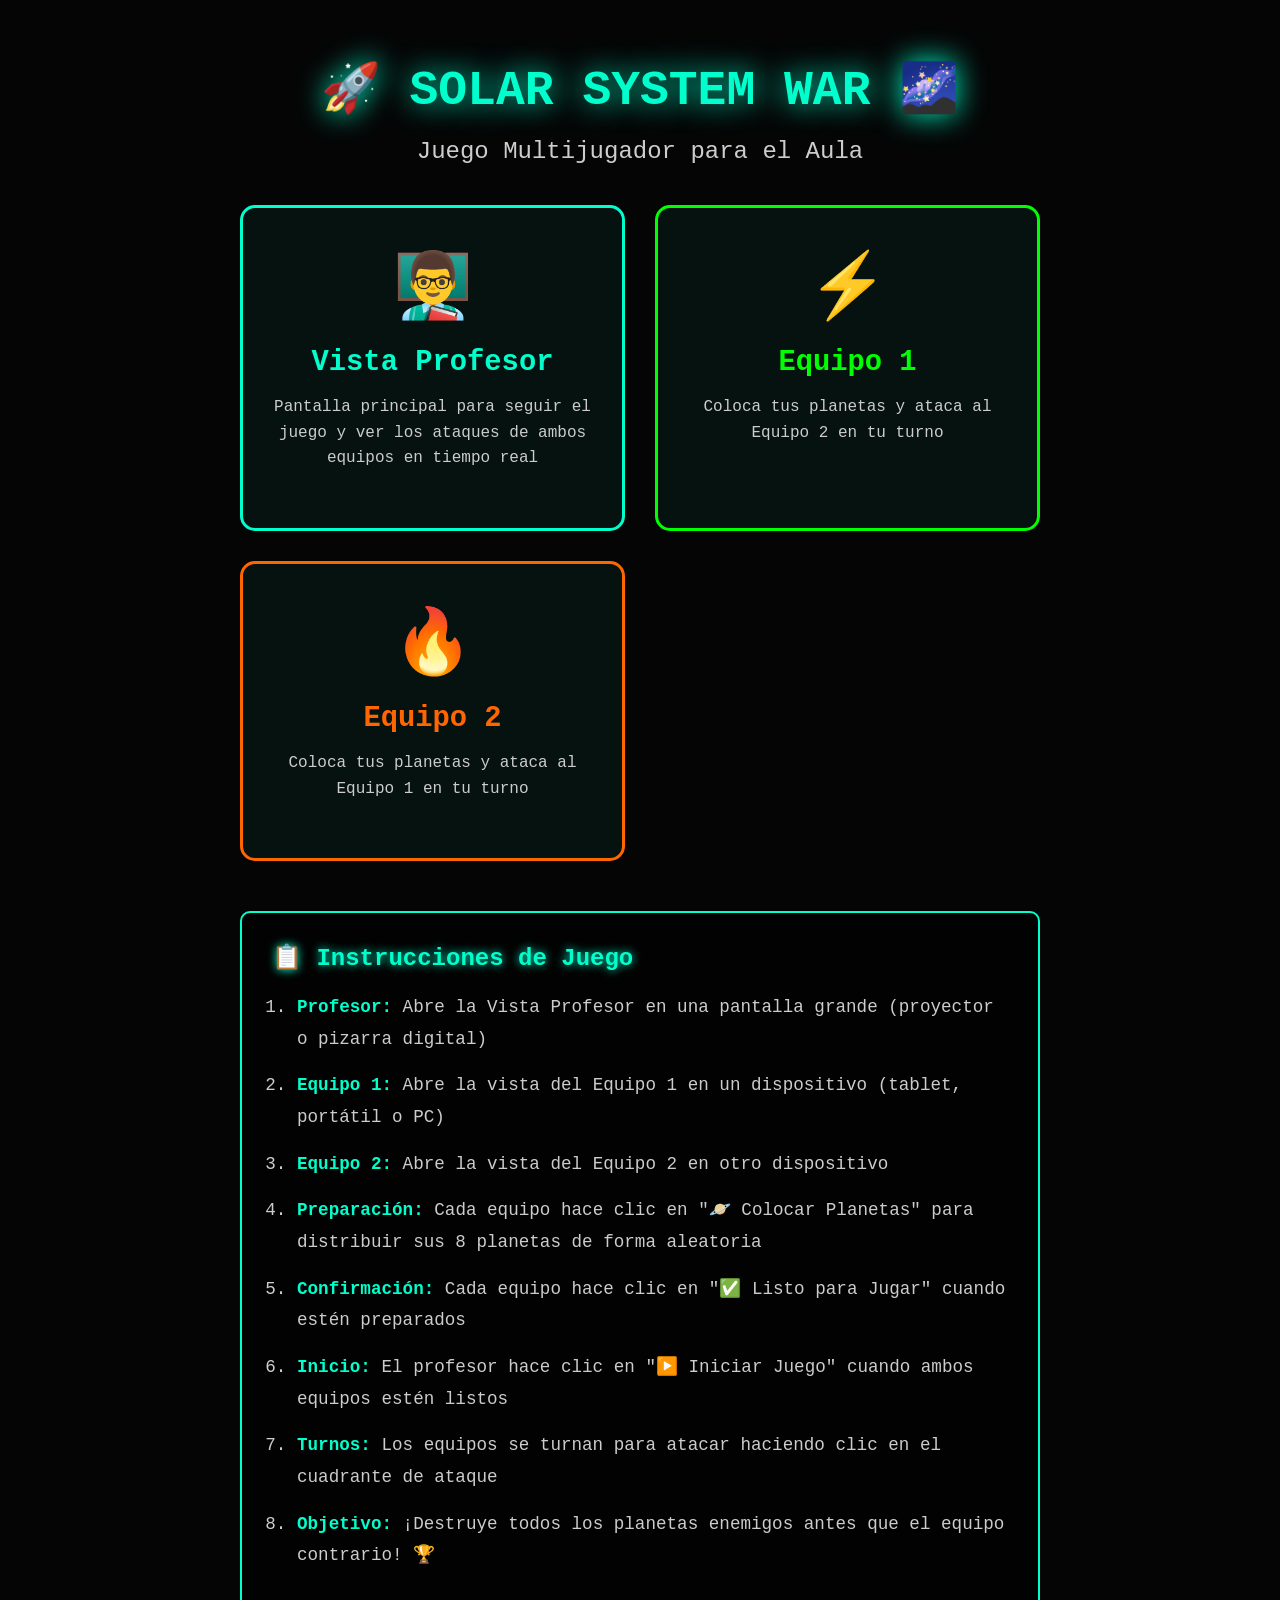
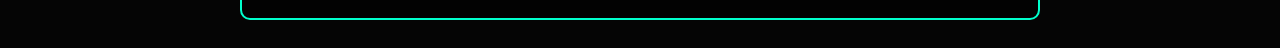
<file: game/frontend/index.html>
﻿<!DOCTYPE html>
<html lang="es">
<head>
    <meta charset="UTF-8">
    <meta name="viewport" content="width=device-width, initial-scale=1.0">
    <title>SOLAR SYSTEM WAR - Seleccionar Vista</title>
    <link rel="stylesheet" href="style.css">
    <style>
        body {
            display: flex;
            justify-content: center;
            align-items: center;
            min-height: 100vh;
            padding: 20px;
        }
        .menu-container {
            text-align: center;
            max-width: 800px;
        }
        h1 {
            font-size: 3em;
            color: #00ffcc;
            text-shadow: 0 0 30px #00ffcc;
            margin-bottom: 20px;
            animation: pulse 2s infinite;
        }
        @keyframes pulse {
            0%, 100% { text-shadow: 0 0 20px #00ffcc; }
            50% { text-shadow: 0 0 40px #00ffcc; }
        }
        .subtitle {
            font-size: 1.5em;
            color: #fff;
            margin-bottom: 40px;
            opacity: 0.8;
        }
        .menu-options {
            display: grid;
            grid-template-columns: repeat(auto-fit, minmax(250px, 1fr));
            gap: 30px;
            margin-top: 40px;
        }
        .menu-card {
            background: rgba(0, 255, 204, 0.05);
            border: 3px solid #00ffcc;
            border-radius: 15px;
            padding: 40px 30px;
            cursor: pointer;
            transition: all 0.3s;
            text-decoration: none;
            display: block;
        }
        .menu-card:hover {
            background: rgba(0, 255, 204, 0.15);
            transform: translateY(-10px);
            box-shadow: 0 10px 40px rgba(0, 255, 204, 0.4);
        }
        .menu-card .icon {
            font-size: 4em;
            margin-bottom: 20px;
        }
        .menu-card h2 {
            font-size: 1.8em;
            color: #00ffcc;
            margin-bottom: 15px;
        }
        .menu-card p {
            font-size: 1em;
            color: #ccc;
            line-height: 1.6;
        }
        .profesor-card {
            border-color: #00ffcc;
        }
        .profesor-card:hover {
            box-shadow: 0 10px 40px rgba(0, 255, 204, 0.5);
        }
        .team1-card {
            border-color: #00ff00;
        }
        .team1-card h2 {
            color: #00ff00;
        }
        .team1-card:hover {
            background: rgba(0, 255, 0, 0.15);
            box-shadow: 0 10px 40px rgba(0, 255, 0, 0.5);
        }
        .team2-card {
            border-color: #ff6600;
        }
        .team2-card h2 {
            color: #ff6600;
        }
        .team2-card:hover {
            background: rgba(255, 102, 0, 0.15);
            box-shadow: 0 10px 40px rgba(255, 102, 0, 0.5);
        }
        .instructions {
            margin-top: 50px;
            padding: 30px;
            background: rgba(0, 0, 0, 0.5);
            border: 2px solid #00ffcc;
            border-radius: 10px;
            text-align: left;
        }
        .instructions h3 {
            color: #00ffcc;
            font-size: 1.5em;
            margin-bottom: 20px;
        }
        .instructions ol {
            padding-left: 25px;
        }
        .instructions li {
            margin-bottom: 15px;
            line-height: 1.8;
            color: #ccc;
            font-size: 1.1em;
        }
        .instructions strong {
            color: #00ffcc;
        }

        /* ─── Responsive ─── */
        @media (max-width: 600px) {
            h1 { font-size: 1.6em; }
            .subtitle { font-size: 1.1em; margin-bottom: 20px; }
            .menu-options { grid-template-columns: 1fr; gap: 16px; margin-top: 20px; }
            .menu-card { padding: 22px 18px; }
            .menu-card .icon { font-size: 2.5em; margin-bottom: 10px; }
            .menu-card h2 { font-size: 1.3em; }
            .menu-card p  { font-size: 0.9em; }
            .instructions { padding: 18px 14px; margin-top: 30px; }
            .instructions h3 { font-size: 1.1em; }
            .instructions li { font-size: 0.9em; margin-bottom: 10px; }
        }
    </style>
</head>
<body>
    <div class="menu-container">
        <h1>🚀 SOLAR SYSTEM WAR 🌌</h1>
        <div class="subtitle">Juego Multijugador para el Aula</div>

        <div class="menu-options">
            <a href="profesor.html" class="menu-card profesor-card">
                <div class="icon">👨‍🏫</div>
                <h2>Vista Profesor</h2>
                <p>Pantalla principal para seguir el juego y ver los ataques de ambos equipos en tiempo real</p>
            </a>

            <a href="equipo1.html" class="menu-card team1-card">
                <div class="icon">⚡</div>
                <h2>Equipo 1</h2>
                <p>Coloca tus planetas y ataca al Equipo 2 en tu turno</p>
            </a>

            <a href="equipo2.html" class="menu-card team2-card">
                <div class="icon">🔥</div>
                <h2>Equipo 2</h2>
                <p>Coloca tus planetas y ataca al Equipo 1 en tu turno</p>
            </a>
        </div>

        <div class="instructions">
            <h3>📋 Instrucciones de Juego</h3>
            <ol>
                <li><strong>Profesor:</strong> Abre la Vista Profesor en una pantalla grande (proyector o pizarra digital)</li>
                <li><strong>Equipo 1:</strong> Abre la vista del Equipo 1 en un dispositivo (tablet, portátil o PC)</li>
                <li><strong>Equipo 2:</strong> Abre la vista del Equipo 2 en otro dispositivo</li>
                <li><strong>Preparación:</strong> Cada equipo hace clic en "🪐 Colocar Planetas" para distribuir sus 8 planetas de forma aleatoria</li>
                <li><strong>Confirmación:</strong> Cada equipo hace clic en "✅ Listo para Jugar" cuando estén preparados</li>
                <li><strong>Inicio:</strong> El profesor hace clic en "▶️ Iniciar Juego" cuando ambos equipos estén listos</li>
                <li><strong>Turnos:</strong> Los equipos se turnan para atacar haciendo clic en el cuadrante de ataque</li>
                <li><strong>Objetivo:</strong> ¡Destruye todos los planetas enemigos antes que el equipo contrario! 🏆</li>
            </ol>
        </div>
    </div>

    <script src="game-state.js"></script>
</body>
</html>
</file>
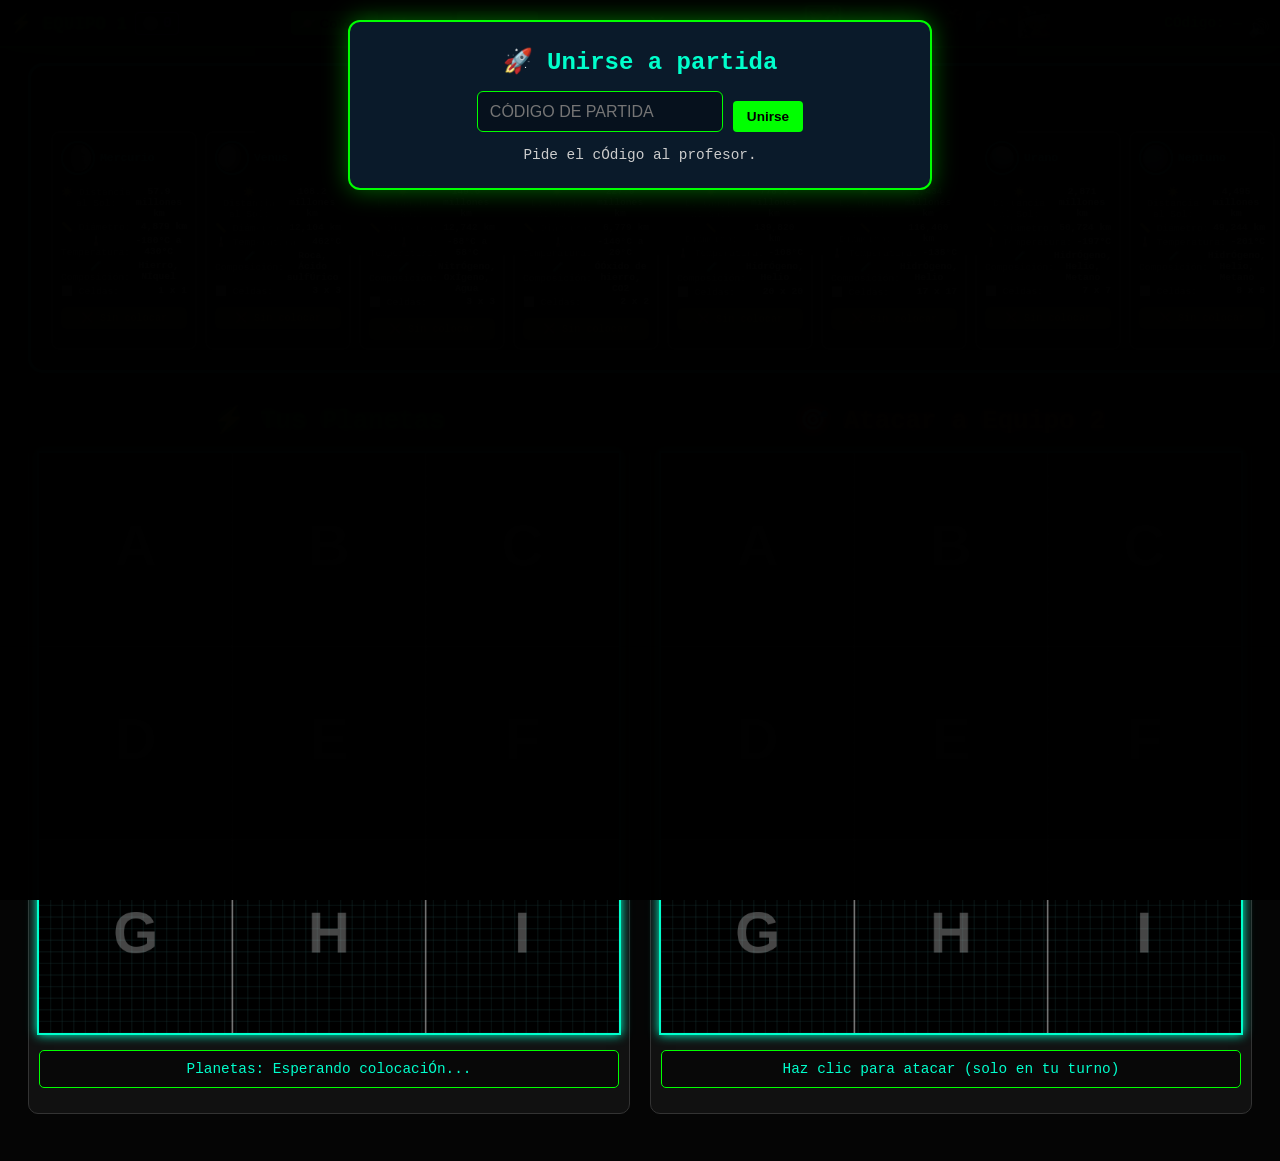
<file: game/frontend/equipo1.html>
﻿<!DOCTYPE html>
<html lang="es">
<head>
    <meta charset="UTF-8">
    <meta name="viewport" content="width=device-width, initial-scale=1.0">
    <title>Equipo 1 - SOLAR SYSTEM WAR</title>
    <link rel="stylesheet" href="style.css">
    <style>
        body {
            padding: 20px;
            display: flex;
            flex-direction: column;
        }
        .weapons-header {
            background: rgba(0, 0, 0, 0.85);
            border: 3px solid #00ff00;
            border-radius: 15px;
            padding: 10px 15px;
            margin-bottom: 15px;
            box-shadow: 0 0 30px rgba(0, 255, 0, 0.3);
        }
        .weapons-header h3 {
            color: #00ff00;
            text-align: center;
            margin: 0 0 10px 0;
            font-size: 0.95em;
            text-shadow: 0 0 10px #00ff00;
        }
        .weapons-grid {
            display: grid;
            grid-template-columns: repeat(6, 1fr);
            gap: 6px;
            max-width: 1000px;
            margin: 0 auto;
        }
        .weapon-mini-card {
            background: rgba(0, 255, 0, 0.05);
            border: 2px solid #555;
            border-radius: 6px;
            padding: 4px;
            text-align: center;
            cursor: pointer;
            transition: all 0.3s;
            position: relative;
            overflow: hidden;
            background-size: cover;
            background-position: center;
            background-blend-mode: soft-light;
            min-height: 68px;
        }
        .weapon-mini-card::before {
            content: '';
            position: absolute;
            top: 0;
            left: 0;
            right: 0;
            bottom: 0;
            background: rgba(0, 0, 0, 0.7);
            z-index: 0;
        }
        .weapon-mini-card > * {
            position: relative;
            z-index: 1;
        }
        .weapon-mini-card:hover {
            border-color: #00ff00;
            transform: translateY(-3px);
            box-shadow: 0 5px 15px rgba(0, 255, 0, 0.3);
        }
        .weapon-mini-card.equipped {
            border-color: #00ff00;
            background: rgba(0, 255, 0, 0.15);
            box-shadow: 0 0 20px rgba(0, 255, 0, 0.5);
        }
        .weapon-mini-card.locked {
            opacity: 0.5;
            cursor: not-allowed;
        }
        .weapon-mini-card.locked:hover {
            border-color: #555;
            transform: none;
            box-shadow: none;
        }
        .weapon-mini-icon {
            font-size: 1.5em;
            margin-bottom: 2px;
        }
        .weapon-mini-name {
            font-size: 0.62em;
            font-weight: bold;
            color: #00ff00;
            margin-bottom: 2px;
        }
        .weapon-mini-cost {
            font-size: 0.6em;
            color: #8a2be2;
            font-weight: bold;
        }
        .weapon-mini-badge {
            position: absolute;
            top: 5px;
            right: 5px;
            font-size: 1.2em;
        }
        .main-layout {
            display: flex;
            gap: 20px;
            justify-content: center;
            align-items: flex-start;
            flex-direction: column;
        }
        .planets-info-panel {
            width: 100%;
            background: rgba(0, 0, 0, 0.85);
            border: 3px solid #00ffff;
            border-radius: 15px;
            padding: 20px;
            position: static;
            max-height: none;
            overflow-y: visible;
            order: 0;
            box-shadow: 0 0 30px rgba(0, 255, 255, 0.3);
        }
        .planets-info-panel h3 {
            color: #00ffff;
            text-align: center;
            margin-bottom: 20px;
            font-size: 1.3em;
            text-shadow: 0 0 10px #00ffff;
        }
        #planets-list-container {
            display: grid;
            grid-template-columns: repeat(8, 1fr);
            gap: 10px;
            width: 100%;
        }
        #planets-list-container {
            display: grid;
            grid-template-columns: repeat(8, 1fr);
            gap: 8px;
            width: 100%;
        }
        .planet-card {
            background: rgba(0, 255, 255, 0.05);
            border: 2px solid #444;
            border-radius: 8px;
            padding: 8px;
            margin-bottom: 0;
            transition: all 0.3s;
            font-size: 0.75em;
            min-width: 0;
        }
        .planet-card:hover {
            border-color: #00ffff;
            box-shadow: 0 0 15px rgba(0, 255, 255, 0.3);
        }
        .planet-card.placed {
            border-color: #00ff00;
            background: rgba(0, 255, 0, 0.1);
        }
        .planet-header {
            display: flex;
            align-items: center;
            gap: 5px;
            margin-bottom: 5px;
            padding-bottom: 5px;
            border-bottom: 1px solid #333;
        }
        .planet-icon {
            width: 30px;
            height: 30px;
            border-radius: 50%;
            border: 2px solid #00ffff;
            flex-shrink: 0;
        }
        .planet-name {
            font-size: 0.95em;
            font-weight: bold;
            color: #00ffff;
            overflow: hidden;
            text-overflow: ellipsis;
            white-space: nowrap;
        }
        .planet-info-item {
            display: flex;
            justify-content: space-between;
            margin: 2px 0;
            font-size: 0.8em;
        }
        .planet-info-label {
            color: #888;
        }
        .planet-info-value {
            color: #fff;
            font-weight: bold;
        }
        .planet-status {
            margin-top: 10px;
            padding: 5px 10px;
            border-radius: 5px;
            text-align: center;
            font-size: 0.85em;
            font-weight: bold;
        }
        .planet-status.not-placed {
            background: rgba(255, 165, 0, 0.3);
            color: #ffaa00;
        }
        .planet-status.placed {
            background: rgba(0, 255, 0, 0.3);
            color: #00ff00;
        }
        .planet-status.destroyed {
            background: rgba(255, 0, 0, 0.3);
            color: #ff6666;
        }
        .game-container {
            display: flex;
            gap: 30px;
            justify-content: center;
            flex-wrap: wrap;
            flex: 1;
        }
        .board-section {
            flex: 1;
            min-width: 400px;
            max-width: 600px;
        }
        .board-section h2 {
            text-align: center;
            color: #00ff00;
            margin-bottom: 15px;
            font-size: 1.6em;
            text-shadow: 0 0 10px #00ff00;
        }
        .attack-section h2 {
            color: #ff6600;
            text-shadow: 0 0 10px #ff6600;
        }
        .status-panel {
            text-align: center;
            padding: 15px 20px;
            background: rgba(0, 255, 0, 0.1);
            border-bottom: 2px solid #00ff00;
            border-radius: 0;
            position: fixed;
            top: 0;
            left: 0;
            right: 0;
            z-index: 100;
            width: 100%;
            display: grid;
            grid-template-columns: 1fr auto 1fr;
            align-items: center;
            gap: 20px;
            box-sizing: border-box;
            box-shadow: 0 4px 10px rgba(0, 255, 0, 0.3);
        }
        body {
            padding-top: 55px;
        }
        .turn-indicator {
            font-size: 0.95em;
            font-weight: bold;
            margin: 0;
            text-align: center;
            grid-column: 1 / -1;
            order: -1;
        }
        .controls {
            display: flex;
            gap: 10px;
            justify-content: center;
            margin-top: 0;
            flex-wrap: nowrap;
        }
        button {
            padding: 8px 14px;
            font-size: 0.85em;
            background: #00ff00;
            color: #000;
            border: none;
            border-radius: 4px;
            cursor: pointer;
            font-weight: bold;
            transition: all 0.3s;
        }
        button:hover {
            background: #00cc00;
            transform: scale(1.05);
        }
        button:disabled {
            background: #555;
            color: #888;
            cursor: not-allowed;
            transform: none;
        }
        canvas {
            width: 100%;
            max-width: calc(50vw - 20px);
            height: auto;
            aspect-ratio: 1;
        }
        .canvas-container {
            display: flex;
            justify-content: center;
        }
        .attack-canvas {
            cursor: crosshair;
        }
        .game-container {
            display: flex;
            justify-content: center;
            gap: 20px;
            flex-wrap: wrap;
            width: 100%;
        }
        .board-section {
            flex: 1;
            min-width: 300px;
            max-width: calc(50vw - 10px);
        }
        .planets-info-compact {
            margin-top: 15px;
            padding: 10px;
            background: rgba(0, 0, 0, 0.5);
            border: 1px solid #00ff00;
            border-radius: 5px;
            font-size: 0.9em;
        }
        .modal {
            display: none;
            position: fixed;
            z-index: 1000;
            left: 0;
            top: 0;
            width: 100%;
            height: 100%;
            background: rgba(0, 0, 0, 0.9);
            align-items: flex-start;
            justify-content: center;
            overflow-y: auto;
            padding: 20px;
            box-sizing: border-box;
        }
        .modal.active {
            display: flex;
        }
        .modal-content {
            background: #0a1a2a;
            padding: 25px 20px;
            border: 3px solid #00ff00;
            border-radius: 15px;
            max-width: 700px;
            width: 100%;
            box-shadow: 0 0 40px rgba(0, 255, 0, 0.5);
            margin: auto;
        }
        .session-modal-content {
            background: #0a1a2a;
            padding: 25px 30px;
            border: 2px solid #00ff00;
            border-radius: 12px;
            max-width: 520px;
            width: 90%;
            text-align: center;
            box-shadow: 0 0 25px rgba(0, 255, 0, 0.4);
        }
        .session-row {
            display: flex;
            gap: 10px;
            justify-content: center;
            margin: 15px 0;
            flex-wrap: wrap;
        }
        .session-input {
            padding: 10px 12px;
            font-size: 1em;
            border-radius: 6px;
            border: 1px solid #00ff00;
            background: #06111d;
            color: #fff;
            text-transform: uppercase;
            min-width: 220px;
        }
        .session-code-display {
            margin-top: 8px;
            font-size: 0.95em;
            color: #00ff00;
            font-weight: bold;
        }
        .status-modal-content {
            background: #0a1a2a;
            padding: 20px 25px;
            border: 2px solid #00ff00;
            border-radius: 12px;
            max-width: 480px;
            width: 85%;
            text-align: center;
            box-shadow: 0 0 25px rgba(0, 255, 0, 0.4);
        }
        .status-modal-message {
            font-size: 1.1em;
            line-height: 1.4;
            color: #fff;
        }
        .modal-content h2 {
            color: #00ff00;
            text-align: center;
            margin-bottom: 25px;
        }
        .question-category {
            background: rgba(0, 255, 0, 0.2);
            padding: 8px 16px;
            border-radius: 20px;
            display: inline-block;
            margin-bottom: 20px;
            font-size: 0.9em;
            color: #00ff00;
        }
        .question-text {
            font-size: 1.3em;
            margin: 20px 0;
            line-height: 1.6;
        }
        .options {
            display: flex;
            flex-direction: column;
            gap: 15px;
            margin: 25px 0;
        }
        .option-btn {
            padding: 15px 20px;
            font-size: 1.1em;
            background: rgba(0, 255, 0, 0.1);
            border: 2px solid #00ff00;
            color: #fff;
            cursor: pointer;
            transition: all 0.3s;
        }
        .option-btn:hover {
            background: rgba(0, 255, 0, 0.3);
            transform: translateX(10px);
        }
        .weapon-shop {
            display: grid;
            grid-template-columns: repeat(auto-fill, minmax(140px, 1fr));
            gap: 10px;
            margin: 15px 0;
        }
        .weapon-card {
            background: rgba(0, 255, 0, 0.08);
            border: 2px solid #00ff00;
            border-radius: 10px;
            padding: 12px 8px;
            text-align: center;
            cursor: pointer;
            transition: all 0.3s;
            display: flex;
            flex-direction: column;
            align-items: center;
            gap: 4px;
        }
        .weapon-card:hover {
            background: rgba(0, 255, 0, 0.2);
            box-shadow: 0 0 12px rgba(0,255,0,0.4);
        }
        .weapon-card.active {
            background: rgba(0, 255, 0, 0.25);
            border-color: #00ff00;
            box-shadow: 0 0 20px rgba(0, 255, 0, 0.5);
        }
        .weapon-card-img {
            width: 56px;
            height: 56px;
            object-fit: cover;
            border-radius: 6px;
            border: 1px solid #333;
        }
        .weapon-card-name {
            font-size: 0.8em;
            font-weight: bold;
            color: #fff;
            line-height: 1.2;
        }
        .weapon-card-desc {
            font-size: 0.68em;
            color: #aaa;
            line-height: 1.2;
        }
        .weapon-icon {
            font-size: 2em;
            margin-bottom: 4px;
        }
        .weapon-cost {
            color: #ffcc00;
            font-weight: bold;
            font-size: 0.85em;
            margin-top: 4px;
        }
        .shop-header {
            display: flex;
            justify-content: space-between;
            align-items: center;
            margin-bottom: 12px;
            flex-wrap: wrap;
            gap: 8px;
        }
        .shop-dm-badge {
            background: rgba(138,43,226,0.25);
            border: 1px solid #8a2be2;
            padding: 4px 10px;
            border-radius: 20px;
            font-size: 0.9em;
            color: #c084fc;
        }
        .dark-matter-display {
            background: rgba(138, 43, 226, 0.3);
            border: 2px solid #8a2be2;
            padding: 10px 15px;
            border-radius: 8px;
            text-align: center;
            font-size: 1em;
        }
        .dark-matter-amount {
            font-size: 1.2em;
            color: #8a2be2;
            font-weight: bold;
        }
        .reward-animation {
            animation: glow 1s ease-in-out infinite;
        }
        @keyframes glow {
            0%, 100% { text-shadow: 0 0 10px #8a2be2; }
            50% { text-shadow: 0 0 30px #8a2be2; }
        }

        /* Arsenal weapon tooltip */
        .compact-weapon-card {
            position: relative;
        }
        .weapon-arsenal-tooltip {
            display: none;
            position: fixed;
            top: auto;
            left: auto;
            z-index: 9999;
            background: rgba(4, 12, 28, 0.98);
            border: 1px solid #00ff00;
            border-radius: 8px;
            padding: 10px 12px;
            width: 185px;
            pointer-events: none;
            box-shadow: 0 6px 24px rgba(0,0,0,0.95);
            font-size: 0.78em;
            text-align: left;
            line-height: 1.5;
            white-space: normal;
            opacity: 1 !important;
        }
        .compact-weapon-card:hover .weapon-arsenal-tooltip {
            /* handled by JS mouseenter/mouseleave */
        }
        .weapon-tooltip-img {
            width: 100%;
            height: 60px;
            object-fit: cover;
            border-radius: 4px;
            margin-bottom: 7px;
        }
        .weapon-tooltip-name {
            font-weight: bold;
            font-size: 1.05em;
            color: #fff;
            margin-bottom: 5px;
        }
        .weapon-tooltip-row {
            color: #b0c4de;
            margin: 2px 0;
        }
        .weapon-tooltip-cost {
            color: #a855f7;
            font-weight: bold;
            margin-top: 6px;
            font-size: 0.95em;
        }
        .weapon-tooltip-equipped {
            color: #00ff00;
            font-weight: bold;
            margin-top: 4px;
        }
        .weapon-tooltip-locked {
            color: #ff4444;
            margin-top: 4px;
        }

        /* ----------------------------------------
           RESPONSIVE — TABLET (= 900px)
        ---------------------------------------- */
        @media (max-width: 900px) {
            #planets-list-container { grid-template-columns: repeat(4, 1fr) !important; }
            .weapons-grid { grid-template-columns: repeat(3, 1fr); }
            .board-section { min-width: 0; }
        }

        /* ----------------------------------------
           RESPONSIVE — MÓVIL (= 650px)
        ---------------------------------------- */
        @media (max-width: 650px) {
            /* TÍtulo */
            h1 { font-size: 1.1em !important; margin: 0 0 4px 0; }

            /* Status panel: columna Única compacta */
            .status-panel {
                display: flex;
                flex-direction: column;
                align-items: center;
                gap: 5px;
                padding: 7px 8px;
            }
            .dark-matter-display {
                font-size: 0.80em;
                padding: 5px 8px;
                gap: 8px;
            }
            .dark-matter-amount { font-size: 1em; }
            .controls {
                flex-wrap: wrap;
                gap: 4px;
                justify-content: center;
            }
            .controls button {
                padding: 5px 8px;
                font-size: 0.70em;
                min-height: 34px;
            }
            .session-code-display { font-size: 0.78em; }
            .turn-indicator       { font-size: 0.80em; }
            /* Compensar la altura del panel fijo */
            body { padding-top: 90px !important; }

            /* Arsenal de armas */
            .weapons-header { padding: 5px 6px; }
            .weapons-header h3 { font-size: 0.80em; margin-bottom: 6px; }
            .weapons-grid { grid-template-columns: repeat(3, 1fr) !important; gap: 3px; }
            .weapon-mini-card { min-height: 52px; padding: 3px; }
            .weapon-mini-icon { font-size: 1.1em; margin-bottom: 1px; }
            .weapon-mini-name { font-size: 0.52em; }
            .weapon-mini-cost { font-size: 0.52em; }

            /* Panel de planetas */
            .planets-info-panel { padding: 10px; }
            #planets-list-container {
                grid-template-columns: repeat(2, 1fr) !important;
                gap: 5px;
            }
            .planet-card { padding: 5px; font-size: 0.68em; }
            .planet-icon { width: 20px; height: 20px; }
            .planet-name { font-size: 0.80em; }
            .planet-info-item { font-size: 0.72em; }
            .planet-status { font-size: 0.72em; padding: 3px 6px; }

            /* Tableros: apilados en columna */
            .main-layout   { flex-direction: column; }
            .game-container { flex-direction: column; gap: 10px; }
            .board-section {
                min-width: 0 !important;
                max-width: 100% !important;
                width: 100%;
            }
            canvas {
                max-width: 100% !important;
                width: 100% !important;
                height: auto !important;
            }
            .board-section h2   { font-size: 1.0em; }
            .planets-info-compact { font-size: 0.80em; }

            /* Modales */
            .modal-content {
                padding: 18px 12px;
                max-width: 96vw;
            }
            .modal-content h2     { font-size: 1.1em; margin-bottom: 12px; }
            .question-text        { font-size: 0.95em; margin: 12px 0; }
            .option-btn           { padding: 10px 12px; font-size: 0.90em; }
            .option-btn:hover     { transform: none; }   /* sin hover slide en tÁctil */
            .weapon-shop          { grid-template-columns: repeat(2, 1fr); gap: 6px; }
            .weapon-card          { padding: 8px 4px; }
            .weapon-card-img      { width: 44px; height: 44px; }
            .weapon-icon          { font-size: 1.6em; }
            .weapon-card-name     { font-size: 0.75em; }
            .weapon-card-desc     { display: none; }
            .session-modal-content { padding: 18px 14px; }
            .session-input        { min-width: 0; width: 100%; }
            .session-row          { flex-direction: column; align-items: center; }
        }

        /* ----------------------------------------
           RESPONSIVE — MÓVIL MUY PEQUEÑO (= 380px)
        ---------------------------------------- */
        @media (max-width: 380px) {
            .weapons-grid { grid-template-columns: repeat(2, 1fr) !important; }
            .controls button { font-size: 0.62em; padding: 4px 6px; }
            body { padding-top: 110px !important; }
        }
    </style>
</head>
<body>
    <div class="compact-header-bar" style="position:fixed; top:0; left:0; right:0; z-index:1000; background:rgba(0,0,0,0.95); border-bottom:2px solid #00ff00; padding:5px 10px; box-shadow:0 0 20px rgba(0,255,0,0.6);">
        <div style="display:flex; flex-wrap:wrap; justify-content:space-between; align-items:center; gap:8px;">

            <!-- Título + Materia Oscura -->
            <div style="display:flex; align-items:center; gap:8px;">
                <h1 style="margin:0; font-size:1.1em; color:#00ff00; text-shadow:0 0 5px #00ff00; white-space:nowrap;">⚡ EQUIPO 1</h1>
                <div class="dark-matter-display" style="padding:2px 6px; font-size:0.85em; border:1px solid #8a2be2; background:rgba(138,43,226,0.15); border-radius:4px; display:flex; align-items:center;">
                    <span style="color:#aaa;">⚫</span>
                    <span class="dark-matter-amount" id="dark-matter" style="font-size:1.1em; font-weight:bold; margin-left:4px; color:#8a2be2;">0</span>
                </div>
            </div>

            <!-- Botones de acción -->
            <div class="controls" style="display:flex; gap:5px; margin:0;">
                <button id="place-planets-btn" onclick="placePlanets()" style="padding:4px 8px; font-size:0.85em; margin:0;">🪐 Colocar</button>
                <button id="ready-btn" onclick="markReady()" disabled style="padding:4px 8px; font-size:0.85em; margin:0;">✅ Listo</button>
                <button id="shop-btn" onclick="openShop()" style="padding:4px 8px; font-size:0.85em; margin:0;">🛒 Tienda</button>
            </div>

            <!-- Arsenal inline -->
            <div style="display:flex; align-items:center; gap:6px; flex-wrap:nowrap;">
                <span style="font-size:0.8em; color:#00ff00; white-space:nowrap;">⚔️ <span id="current-weapon" style="font-weight:bold;">🔹 Láser Pequeño</span></span>
                <div id="weapons-grid-container" style="display:flex; gap:4px; flex-wrap:nowrap;"></div>
            </div>

            <!-- Código de partida + Sonido -->
            <div style="display:flex; align-items:center; gap:6px;">
                <div id="session-code-display" class="session-code-display" style="font-size:0.9em; margin:0; color:#00ff00; font-weight:bold;">Cód: ——</div>
                <button id="sound-toggle-btn" onclick="SoundEngine.toggleMute()" title="Sonido" style="background:transparent; border:none; padding:0; cursor:pointer; font-size:1.1em;">🔊</button>
            </div>
        </div>
    </div><div class="main-layout">
        <div class="planets-info-panel">
            <h3>🌌 Sistema Solar</h3>
            <div id="planets-list-container"></div>
        </div>
        
        <div style="flex: 1;">
            <div class="game-container">
                <div class="board-section">
                    <h2>⚡ Tus Planetas</h2>
            <div class="canvas-container">
                <canvas id="player-canvas" width="800" height="800"></canvas>
            </div>
            <div class="planets-info-compact" id="planets-info">
                Planetas: Esperando colocaciÓn...
            </div>
        </div>

        <div class="board-section attack-section">
            <h2>🎯 Atacar a Equipo 2</h2>
            <div class="canvas-container">
                <canvas id="attack-canvas" width="800" height="800" class="attack-canvas"></canvas>
            </div>
            <div class="planets-info-compact" id="attack-info">
                Haz clic para atacar (solo en tu turno)
            </div>
        </div>
            </div>
        </div>
    </div>

    <!-- Modal de Estado -->
    <div id="status-modal" class="modal">
        <div class="status-modal-content">
            <div id="status-message" class="status-modal-message"></div>
        </div>
    </div>

    <!-- Modal de SesiÓn -->
    <div id="session-modal" class="modal active">
        <div class="session-modal-content">
            <h2>🚀 Unirse a partida</h2>
            <div class="session-row">
                <input id="session-code-input" class="session-input" placeholder="CÓdigo de partida" maxlength="8" />
                <button onclick="joinSession()">Unirse</button>
            </div>
            <div style="font-size: 0.9em; color: #ccc;">Pide el cÓdigo al profesor.</div>
        </div>
    </div>

    <!-- Modal de Pregunta -->
    <div id="question-modal" class="modal">
        <div class="modal-content">
            <h2>🧠 Pregunta de Conocimiento</h2>
            <div class="question-category" id="question-category">CategorÍa</div>
            <div class="question-text" id="question-text">¿¿Pregunta?</div>
            <div class="options" id="options-container"></div>
            <div id="question-result" style="margin-top: 20px; font-size: 1.2em; text-align: center;"></div>
        </div>
    </div>

    <!-- Modal de Tienda -->
    <div id="shop-modal" class="modal">
        <div class="modal-content">
            <div class="shop-header">
                <h2 style="margin:0; color:#00ff00; font-size:1.2em;">🛒 Tienda de Armas</h2>
                <div class="shop-dm-badge">⚫ <span id="shop-dark-matter">0</span></div>
                <button onclick="closeShop()" style="padding:4px 12px; font-size:0.85em;">✖ Cerrar</button>
            </div>
            <div class="weapon-shop" id="weapon-shop"></div>
        </div>
    </div>

    <script src="game-state.js"></script>
    <script src="audio.js"></script>
    <script src="questions.js"></script>
    <script src="weapons.js"></script>
    <script>
        const SIZE = 50;
        const CELL_SIZE = 16;
        const CANVAS_SIZE = 800;
        const TEAM = 'team1';

        const PLANETS = [
            { name: 'Mercurio', size: 1, color: '#A9A9A9', image: 'img/planetas/mercurio.jpg',
              diameter: '4,879 km', temperature: '-180°C a 430°C', composition: 'Hierro, NÍquel', distanceFromSun: '57.9 millones km', order: 1 },
            { name: 'Venus', size: 3, color: '#FFA500', image: 'img/planetas/venus.jpg',
              diameter: '12,104 km', temperature: '462°C', composition: 'Roca, Ácido sulfÚrico', distanceFromSun: '108.2 millones km', order: 2 },
            { name: 'Tierra', size: 3, color: '#1E90FF', image: 'img/planetas/tierra.jpg',
              diameter: '12,742 km', temperature: '-88°C a 58°C', composition: 'NitrÓgeno, OxÍgeno, Agua', distanceFromSun: '149.6 millones km', order: 3 },
            { name: 'Marte', size: 2, color: '#CD5C5C', image: 'img/planetas/marte.jpg',
              diameter: '6,779 km', temperature: '-140°C a 20°C', composition: 'ÓÓxido de hierro, CO2', distanceFromSun: '227.9 millones km', order: 4 },
            { name: 'Júpiter', size: 20, color: '#C88B3A', image: 'img/planetas/jupiter.jpg',
              diameter: '139,820 km', temperature: '-108°C', composition: 'HidrÓgeno, Helio', distanceFromSun: '778.5 millones km', order: 5 },
            { name: 'Saturno', size: 17, color: '#FAD5A5', image: 'img/planetas/saturno.jpg',
              diameter: '116,460 km', temperature: '-138°C', composition: 'HidrÓgeno, Helio', distanceFromSun: '1,434 millones km', order: 6 },
            { name: 'Urano', size: 7, color: '#4FD0E7', image: 'img/planetas/urano.jpg',
              diameter: '50,724 km', temperature: '-197°C', composition: 'HidrÓgeno, Helio, Metano', distanceFromSun: '2,871 millones km', order: 7 },
            { name: 'Neptuno', size: 8, color: '#4169E1', image: 'img/planetas/neptuno.jpg',
              diameter: '49,244 km', temperature: '-201°C', composition: 'HidrÓgeno, Helio, Metano', distanceFromSun: '4,495 millones km', order: 8 }
        ];

        let playerCanvas, attackCanvas;
        let playerCtx, attackCtx;
        let myBoard = new Array(SIZE * SIZE).fill(0);
        let myPlanets = {};
        let planetsPlaced = false;

        function updateSessionDisplay() {
            const el = document.getElementById('session-code-display');
            if (el) {
                el.textContent = `CÓdigo: ${GameState.sessionCode || '—'}`;
            }
        }

        function closeSessionModal() {
            const modal = document.getElementById('session-modal');
            if (modal) modal.classList.remove('active');
        }

        function joinSession() {
            const input = document.getElementById('session-code-input');
            const code = input ? input.value : '';
            GameState.setSession(code);
            updateSessionDisplay();
            closeSessionModal();
        }
        
        // Cargar imÁgenes de planetas
        const planetImages = {};
        let imagesLoaded = 0;
        PLANETS.forEach(planet => {
            const img = new Image();
            // Sin crossOrigin: el canvas se "mancha" pero no usamos getImageData,
            // asÍ que funciona sin restricciones CORS (abre desde file:// o http).
            img.onload = () => {
                imagesLoaded++;
                if (imagesLoaded === PLANETS.length) {
                    drawPlayerBoard();
                }
            };
            img.onerror = () => {
                // Si falla, marcamos como cargada igualmente para no bloquear el juego
                imagesLoaded++;
                if (imagesLoaded === PLANETS.length) drawPlayerBoard();
            };
            img.src = planet.image;
            planetImages[planet.name] = img;
        });

        function init() {
            playerCanvas = document.getElementById('player-canvas');
            attackCanvas = document.getElementById('attack-canvas');
            playerCtx = playerCanvas.getContext('2d');
            attackCtx = attackCanvas.getContext('2d');

            const params = new URLSearchParams(window.location.search);
            const code = params.get('code');
            if (code) {
                GameState.setSession(code);
            }
            updateSessionDisplay();
            const input = document.getElementById('session-code-input');
            if (input && GameState.sessionCode) {
                input.value = GameState.sessionCode;
            }
            if (code) {
                closeSessionModal();
            }

            attackCanvas.addEventListener('click', handleAttackClick);
            GameState.onChange(updateView);
            updateView();
            renderPlanetsList();
        }

        function placePlanets() {
            myBoard = new Array(SIZE * SIZE).fill(0);
            myPlanets = {};
            
            PLANETS.forEach(planet => {
                let placed = false;
                let attempts = 0;
                while (!placed && attempts < 1000) {
                    const centerX = Math.floor(Math.random() * (SIZE - planet.size)) + Math.floor(planet.size / 2);
                    const centerY = Math.floor(Math.random() * (SIZE - planet.size)) + Math.floor(planet.size / 2);
                    
                    if (canPlacePlanet(myBoard, centerX, centerY, planet.size)) {
                        placePlanetCircle(myBoard, centerX, centerY, planet.size);
                        myPlanets[planet.name] = { x: centerX, y: centerY };
                        placed = true;
                    }
                    attempts++;
                }
            });

            planetsPlaced = true;
            document.getElementById('ready-btn').disabled = false;
            document.getElementById('place-planets-btn').disabled = true;
            drawPlayerBoard();
            updatePlanetsInfo();
            renderPlanetsList();
        }

        function renderPlanetsList() {
            const container = document.getElementById('planets-list-container');
            container.innerHTML = '';
            
            // Ordenar planetas por distancia al sol
            const sortedPlanets = [...PLANETS].sort((a, b) => a.order - b.order);
            
            sortedPlanets.forEach(planet => {
                const isPlaced = myPlanets[planet.name] !== undefined;
                const planetCard = document.createElement('div');
                planetCard.className = 'planet-card' + (isPlaced ? ' placed' : '');
                
                let cellsInfo = '';
                if (isPlaced) {
                    const center = myPlanets[planet.name];
                    cellsInfo = `<div class="planet-info-item">
                        <span class="planet-info-label">📍 Posición:</span>
                        <span class="planet-info-value">(${center.x}, ${center.y})</span>
                    </div>`;
                }
                
                planetCard.innerHTML = `
                    <div class="planet-header">
                        <img src="${planet.image}" alt="${planet.name}" class="planet-icon"
                             style="background: ${planet.color};"
                             onerror="this.style.background='${planet.color}';this.style.opacity='0';this.nextElementSibling&&(this.nextElementSibling.style.marginLeft='0')">
                        <div class="planet-name">${planet.name}</div>
                    </div>
                    <div class="planet-info-item">
                        <span class="planet-info-label">☀️ Distancia al Sol:</span>
                        <span class="planet-info-value">${planet.distanceFromSun}</span>
                    </div>
                    <div class="planet-info-item">
                        <span class="planet-info-label">📏 Diámetro:</span>
                        <span class="planet-info-value">${planet.diameter}</span>
                    </div>
                    <div class="planet-info-item">
                        <span class="planet-info-label">🌡️ Temperatura:</span>
                        <span class="planet-info-value">${planet.temperature}</span>
                    </div>
                    <div class="planet-info-item">
                        <span class="planet-info-label">🧪 Composición:</span>
                        <span class="planet-info-value">${planet.composition}</span>
                    </div>
                    <div class="planet-info-item">
                        <span class="planet-info-label">⬜ Celdas:</span>
                        <span class="planet-info-value">${planet.size} x ${planet.size}</span>
                    </div>
                    ${cellsInfo}
                    <div class="planet-status ${isPlaced ? 'placed' : 'not-placed'}">
                        ${isPlaced ? '✅ Colocado' : '❌ Sin colocar'}
                    </div>
                `;
                
                container.appendChild(planetCard);
            });
        }

        function canPlacePlanet(board, centerX, centerY, size) {
            const radius = size / 2;
            for (let dy = -Math.ceil(radius); dy <= Math.ceil(radius); dy++) {
                for (let dx = -Math.ceil(radius); dx <= Math.ceil(radius); dx++) {
                    if (dx * dx + dy * dy <= radius * radius) {
                        const x = centerX + dx;
                        const y = centerY + dy;
                        if (x < 0 || x >= SIZE || y < 0 || y >= SIZE) return false;
                        const index = y * SIZE + x;
                        if (board[index] !== 0) return false;
                    }
                }
            }
            return true;
        }

        function placePlanetCircle(board, centerX, centerY, size) {
            const radius = size / 2;
            for (let dy = -Math.ceil(radius); dy <= Math.ceil(radius); dy++) {
                for (let dx = -Math.ceil(radius); dx <= Math.ceil(radius); dx++) {
                    if (dx * dx + dy * dy <= radius * radius) {
                        const x = centerX + dx;
                        const y = centerY + dy;
                        if (x >= 0 && x < SIZE && y >= 0 && y < SIZE) {
                            const index = y * SIZE + x;
                            board[index] = 1;
                        }
                    }
                }
            }
        }

        let lastStatusMessage = '';
        let lastStatusTime = 0;
        let statusTimeoutId = null;

        function showStatus(message, duration = 2000) {
            const modal = document.getElementById('status-modal');
            const msg = document.getElementById('status-message');
            if (!modal || !msg) return;

            if (message === lastStatusMessage && (Date.now() - lastStatusTime) < duration) return;
            lastStatusMessage = message;
            lastStatusTime = Date.now();

            msg.innerHTML = message;
            modal.classList.add('active');

            if (statusTimeoutId) clearTimeout(statusTimeoutId);
            statusTimeoutId = setTimeout(() => {
                modal.classList.remove('active');
            }, duration);
        }

                function drawSectors(ctx) {
            const sectorW = CANVAS_SIZE / 3;
            const sectorH = CANVAS_SIZE / 3;
            const labels = ['A','B','C','D','E','F','G','H','I'];

            ctx.save();
            ctx.strokeStyle = 'rgba(255, 255, 255, 0.4)';
            ctx.lineWidth = 3;
            ctx.shadowColor = 'black';
            ctx.shadowBlur = 5;
            
            // Vertical lines
            ctx.beginPath();
            ctx.moveTo(sectorW, 0); ctx.lineTo(sectorW, CANVAS_SIZE);
            ctx.stroke();
            ctx.beginPath();
            ctx.moveTo(sectorW*2, 0); ctx.lineTo(sectorW*2, CANVAS_SIZE);
            ctx.stroke();

            // Horizontal lines
            ctx.beginPath();
            ctx.moveTo(0, sectorH); ctx.lineTo(CANVAS_SIZE, sectorH);
            ctx.stroke(); 
            ctx.beginPath();
            ctx.moveTo(0, sectorH*2); ctx.lineTo(CANVAS_SIZE, sectorH*2);
            ctx.stroke();

            // Labels
            ctx.fillStyle = 'rgba(255, 255, 255, 0.2)';
            ctx.font = 'bold 80px Arial';
            ctx.textAlign = 'center';
            ctx.textBaseline = 'middle';
            
            for(let i=0; i<9; i++) {
                const col = i % 3;
                const row = Math.floor(i / 3);
                const x = col * sectorW + sectorW/2;
                const y = row * sectorH + sectorH/2;
                ctx.fillText(labels[i], x, y);
            }
            ctx.restore();
        }

        function markReady() {
            GameState.setTeamPlanets(TEAM, myBoard, myPlanets);
            document.getElementById('ready-btn').disabled = true;
            showStatus('✅ Planetas registrados. Esperando al otro equipo...');
        }

                function drawSectors(ctx) {
            const sectorW = CANVAS_SIZE / 3;
            const sectorH = CANVAS_SIZE / 3;
            const labels = ['A','B','C','D','E','F','G','H','I'];

            ctx.save();
            ctx.strokeStyle = 'rgba(255, 255, 255, 0.3)';
            ctx.lineWidth = 2;
            
            // Vertical lines
            ctx.beginPath();
            ctx.moveTo(sectorW, 0); ctx.lineTo(sectorW, CANVAS_SIZE);
            ctx.moveTo(sectorW*2, 0); ctx.lineTo(sectorW*2, CANVAS_SIZE);
            ctx.stroke();

            // Horizontal lines
            ctx.beginPath();
            ctx.moveTo(0, sectorH); ctx.lineTo(CANVAS_SIZE, sectorH);
            ctx.moveTo(0, sectorH*2); ctx.lineTo(CANVAS_SIZE, sectorH*2);
            ctx.stroke();

            // Labels
            ctx.fillStyle = 'rgba(255, 255, 255, 0.15)';
            ctx.font = 'bold 80px Arial';
            ctx.textAlign = 'center';
            ctx.textBaseline = 'middle';
            
            for(let i=0; i<9; i++) {
                const col = i % 3;
                const row = Math.floor(i / 3);
                const x = col * sectorW + sectorW/2;
                const y = row * sectorH + sectorH/2;
                ctx.fillText(labels[i], x, y);
            }
            ctx.restore();
        }

        function drawPlayerBoard() {
            const ctx = playerCtx;
            ctx.fillStyle = '#000';
            ctx.fillRect(0, 0, CANVAS_SIZE, CANVAS_SIZE);

            // Grid
            ctx.strokeStyle = '#1a3a3a';
            ctx.lineWidth = 0.5;
            for (let i = 0; i <= SIZE; i++) {
                ctx.beginPath();
                ctx.moveTo(i * CELL_SIZE, 0);
                ctx.lineTo(i * CELL_SIZE, CANVAS_SIZE);
                ctx.stroke();
                ctx.beginPath();
                ctx.moveTo(0, i * CELL_SIZE);
                ctx.lineTo(CANVAS_SIZE, i * CELL_SIZE);
                ctx.stroke();
            }

            // Planets
            PLANETS.forEach(planet => {
                if (!myPlanets[planet.name]) return;
                const center = myPlanets[planet.name];
                const centerX = (center.x + 0.5) * CELL_SIZE;
                const centerY = (center.y + 0.5) * CELL_SIZE;
                const radius = (planet.size / 2) * CELL_SIZE;

                // Dibujar cÍrculo base
                ctx.fillStyle = planet.color;
                ctx.beginPath();
                ctx.arc(centerX, centerY, radius, 0, Math.PI * 2);
                ctx.fill();

                // Dibujar imagen del planeta si estÁ cargada
                const img = planetImages[planet.name];
                if (img && img.complete && img.naturalWidth > 0) {
                    ctx.save();
                    ctx.beginPath();
                    ctx.arc(centerX, centerY, radius, 0, Math.PI * 2);
                    ctx.clip();
                    ctx.drawImage(img, centerX - radius, centerY - radius, radius * 2, radius * 2);
                    ctx.restore();
                }

                // Borde verde
                ctx.strokeStyle = '#00ff00';
                ctx.lineWidth = 2;
                ctx.beginPath();
                ctx.arc(centerX, centerY, radius, 0, Math.PI * 2);
                ctx.stroke();

                // Nombre del planeta
                ctx.fillStyle = '#fff';
                ctx.font = 'bold 10px Arial';
                ctx.textAlign = 'center';
                ctx.fillText(planet.name, centerX, centerY + radius + 12);
            });

            // Attacks received
            const state = GameState.get();
            if (state && state.team2Attacks) {
                for (let i = 0; i < state.team2Attacks.length; i++) {
                    if (state.team2Attacks[i] === 0) continue;
                    const x = i % SIZE;
                    const y = Math.floor(i / SIZE);
                    const cellX = x * CELL_SIZE;
                    const cellY = y * CELL_SIZE;

                    if (state.team2Attacks[i] === 1) {
                        ctx.fillStyle = 'rgba(0, 100, 255, 0.6)';
                    } else if (state.team2Attacks[i] === 2) {
                        ctx.fillStyle = 'rgba(255, 0, 0, 0.8)';
                    }
                    ctx.fillRect(cellX, cellY, CELL_SIZE, CELL_SIZE);
                }
            }
            drawSectors(ctx);
        
            drawSectors(ctx);
        }

        function drawAttackBoard() {
            const ctx = attackCtx;
            ctx.fillStyle = '#000';
            ctx.fillRect(0, 0, CANVAS_SIZE, CANVAS_SIZE);

            // Grid
            ctx.strokeStyle = '#1a3a3a';
            ctx.lineWidth = 0.5;
            for (let i = 0; i <= SIZE; i++) {
                ctx.beginPath();
                ctx.moveTo(i * CELL_SIZE, 0);
                ctx.lineTo(i * CELL_SIZE, CANVAS_SIZE);
                ctx.stroke();
                ctx.beginPath();
                ctx.moveTo(0, i * CELL_SIZE);
                ctx.lineTo(CANVAS_SIZE, i * CELL_SIZE);
                ctx.stroke();
            }

            // My attacks + Spy reveals
            const state = GameState.get();

            // Spy reveals (debajo de los ataques reales)
            if (state && state.team1SpyReveals) {
                for (let i = 0; i < state.team1SpyReveals.length; i++) {
                    if (state.team1SpyReveals[i] === 0) continue;
                    const x = i % SIZE;
                    const y = Math.floor(i / SIZE);
                    const cellX = x * CELL_SIZE;
                    const cellY = y * CELL_SIZE;
                    if (state.team1SpyReveals[i] === 2) {
                        // Planeta detectado — destello naranja
                        ctx.fillStyle = 'rgba(255, 160, 0, 0.45)';
                        ctx.fillRect(cellX, cellY, CELL_SIZE, CELL_SIZE);
                        ctx.strokeStyle = 'rgba(255, 200, 0, 0.9)';
                        ctx.lineWidth = 1;
                        ctx.strokeRect(cellX + 0.5, cellY + 0.5, CELL_SIZE - 1, CELL_SIZE - 1);
                    } else {
                        // VacÍo escaneado — tinte tÉnue cyan
                        ctx.fillStyle = 'rgba(0, 200, 200, 0.12)';
                        ctx.fillRect(cellX, cellY, CELL_SIZE, CELL_SIZE);
                    }
                }
            }

            if (state && state.team1Attacks) {
                for (let i = 0; i < state.team1Attacks.length; i++) {
                    if (state.team1Attacks[i] === 0) continue;
                    const x = i % SIZE;
                    const y = Math.floor(i / SIZE);
                    const cellX = x * CELL_SIZE;
                    const cellY = y * CELL_SIZE;

                    if (state.team1Attacks[i] === 1) {
                        ctx.fillStyle = 'rgba(0, 100, 255, 0.7)';
                    } else if (state.team1Attacks[i] === 2) {
                        ctx.fillStyle = 'rgba(255, 0, 0, 0.9)';
                    }
                    ctx.fillRect(cellX, cellY, CELL_SIZE, CELL_SIZE);
                }
            }
            drawSectors(ctx);
        
            drawSectors(ctx);
        }

        function handleAttackClick(e) {
            const state = GameState.get();
            if (!state || !state.gameStarted) {
                document.getElementById('attack-info').textContent = '⏳ El juego aún no ha comenzado';
                return;
            }

            if (state.currentTurn !== TEAM) {
                document.getElementById('attack-info').textContent = '⛔ No es tu turno';
                return;
            }

            const rect = attackCanvas.getBoundingClientRect();
            const scaleX = attackCanvas.width / rect.width;
            const scaleY = attackCanvas.height / rect.height;
            const canvasX = (e.clientX - rect.left) * scaleX;
            const canvasY = (e.clientY - rect.top) * scaleY;

            const gridX = Math.floor(canvasX / CELL_SIZE);
            const gridY = Math.floor(canvasY / CELL_SIZE);
            
            // Guardar coordenadas del ataque y mostrar pregunta
            window.pendingAttack = { gridX, gridY };
            showQuestion();
        }

        function showQuestion() {
            const state = GameState.get();
            const usedQuestions = state.team1UsedQuestions || [];
            const question = getNewQuestion(usedQuestions);
            
            document.getElementById('question-category').textContent = question.category;
            document.getElementById('question-text').textContent = question.question;
            document.getElementById('question-result').textContent = '';
            
            const optionsContainer = document.getElementById('options-container');
            optionsContainer.innerHTML = '';
            
            question.options.forEach((option, index) => {
                const btn = document.createElement('button');
                btn.className = 'option-btn';
                btn.textContent = option;
                btn.onclick = () => answerQuestion(index, question.correct, question.index);
                optionsContainer.appendChild(btn);
            });
            
            document.getElementById('question-modal').classList.add('active');
        }

        function answerQuestion(selected, correct, questionIndex) {
            const resultDiv = document.getElementById('question-result');
            const optionsContainer = document.getElementById('options-container');
            optionsContainer.style.pointerEvents = 'none';
            
            if (selected === correct) {
                resultDiv.innerHTML = '<span style="color: #00ff00;">✅ ¡CORRECTO!</span><br>+10 Materia Oscura obtenida';
                resultDiv.className = 'reward-animation';
                GameState.addDarkMatter(TEAM, 10);
            } else {
                resultDiv.innerHTML = '<span style="color: #ff0000;">❌ Incorrecto</span><br>No se gana Materia Oscura';
            }
            
            GameState.markQuestionUsed(TEAM, questionIndex);
            
            setTimeout(() => {
                document.getElementById('question-modal').classList.remove('active');
                executeAttack();
            }, 2000);
        }

        function executeAttack() {
            const { gridX, gridY } = window.pendingAttack;
            const state = GameState.get();
            const weaponType = state.team1Weapon || 'laser-pequeño';
            const weapon = WEAPONS[weaponType];

            // -- Sonda de espionaje: revela sin atacar --
            if (weapon && weapon.spy) {
                const spyCells = getAttackPattern(weaponType, gridX, gridY, SIZE);
                const indices  = spyCells.map(c => c.index);
                const result   = GameState.spySector(TEAM, indices);
                document.getElementById('attack-info').textContent = result.message;
                updateView();
                return;
            }

            // Obtener patrÓn de ataque
            const attackCells = getAttackPattern(weaponType, gridX, gridY, SIZE);
            const indices = attackCells.map(cell => cell.index);
            
            const result = GameState.attack(TEAM, indices);
            if (result.valid) {
                document.getElementById('attack-info').textContent = result.message;
                if (result.hit) {
                    SoundEngine.playExplosion();
                } else {
                    SoundEngine.playMiss();
                }
                updateView();
            } else {
                document.getElementById('attack-info').textContent = result.message;
            }
        }

        function openShop() {
            const state = GameState.get();
            document.getElementById('shop-dark-matter').textContent = state.team1DarkMatter || 0;
            
            const shopContainer = document.getElementById('weapon-shop');
            shopContainer.innerHTML = '';
            
            const weaponImgMap = {
                'laser-pequeño': 'img/armas/laser-pequeno.jpg',
                'laser-mediano': 'img/armas/laser-mediano.jpg',
                'laser-grande': 'img/armas/laser-grande.jpg',
                'rayo-destructor': 'img/armas/rayo-destructor.jpg',
                'bomba-planetaria': 'img/armas/bomba-planetaria.gif',
                'sonda-espionaje': 'img/armas/sonda-espionaje.jpg'
            };
            Object.entries(WEAPONS).forEach(([type, weapon]) => {
                const card = document.createElement('div');
                card.className = 'weapon-card';
                if (state.team1Weapon === type) {
                    card.classList.add('active');
                }
                const imgSrc = weaponImgMap[type];
                const equippedBadge = state.team1Weapon === type ? '<div style="font-size:0.7em;color:#00ff00;font-weight:bold;">✅ EQUIPADA</div>' : '';
                card.innerHTML = `
                    ${imgSrc ? `<img class="weapon-card-img" src="${imgSrc}" alt="${weapon.name}" onerror="this.style.display='none'">` : `<div class="weapon-icon">${weapon.icon}</div>`}
                    <div class="weapon-card-name">${weapon.name}</div>
                    <div class="weapon-card-desc">${weapon.description}</div>
                    <div class="weapon-cost">${weapon.cost > 0 ? weapon.cost + ' ⚫' : 'GRATIS'}</div>
                    ${equippedBadge}
                `;
                
                if (weapon.cost === 0 || state.team1DarkMatter >= weapon.cost) {
                    card.onclick = () => buyWeapon(type, weapon.cost);
                } else {
                    card.style.opacity = '0.5';
                    card.style.cursor = 'not-allowed';
                }
                
                shopContainer.appendChild(card);
            });
            
            document.getElementById('shop-modal').classList.add('active');
        }

        function closeShop() {
            document.getElementById('shop-modal').classList.remove('active');
        }

        function buyWeapon(weaponType, cost) {
            const result = GameState.buyWeapon(TEAM, weaponType, cost);
            if (result.success) {
                alert(result.message);
                updateWeaponDisplay();
                closeShop();
            } else {
                alert(result.message);
            }
        }

        function updateWeaponDisplay() {
            const state = GameState.get();
            const weaponType = state.team1Weapon || 'laser-pequeño';
            const weapon = WEAPONS[weaponType];
            document.getElementById('current-weapon').textContent = `${weapon.icon} ${weapon.name}`;            renderInventory();
        }

                
        function renderInventory() {
            const state = GameState.get();
            const darkMatter = (TEAM === 'team1' ? state.team1DarkMatter : state.team2DarkMatter) || 0;
            const currentWeapon = TEAM === 'team1' ? state.team1Weapon : state.team2Weapon;
            
            const container = document.getElementById('weapons-grid-container');
            if (!container) return;
            container.innerHTML = '';
            
            const weaponImages = {
                'laser-pequeño': 'img/armas/laser-pequeno.jpg',
                'laser-mediano': 'img/armas/laser-mediano.jpg',
                'laser-grande': 'img/armas/laser-grande.jpg',
                'rayo-destructor': 'img/armas/rayo-destructor.jpg',
                'bomba-planetaria': 'img/armas/bomba-planetaria.gif',
                'sonda-espionaje': 'img/armas/sonda-espionaje.jpg'
            };
            
            Object.keys(WEAPONS).forEach(weaponKey => {
                const weapon = WEAPONS[weaponKey];
                const isEquipped = weaponKey === currentWeapon;
                const canAfford = darkMatter >= weapon.cost;
                const isLocked = weapon.cost > 0 && !canAfford && !isEquipped;
                
                const weaponDiv = document.createElement('div');
                weaponDiv.className = 'compact-weapon-card';

                // Styles
                weaponDiv.style.width = '32px';
                weaponDiv.style.height = '32px';
                weaponDiv.style.borderRadius = '4px';
                weaponDiv.style.backgroundSize = 'cover';
                weaponDiv.style.backgroundImage = 'url(' + (weaponImages[weaponKey] || '') + ')';
                weaponDiv.style.margin = '0 2px';
                weaponDiv.style.position = 'relative';

                // Team color border
                const teamColor = TEAM === 'team1' ? '#00ff00' : '#ff6600';

                if (isEquipped) {
                    weaponDiv.style.border = '2px solid ' + teamColor;
                    weaponDiv.style.boxShadow = '0 0 5px ' + teamColor;
                } else if (isLocked) {
                    weaponDiv.style.opacity = '0.5';
                    weaponDiv.style.cursor = 'not-allowed';
                    weaponDiv.style.border = '1px solid #555';
                    const lock = document.createElement('div');
                    lock.textContent = '🔒';
                    lock.style.position = 'absolute';
                    lock.style.fontSize = '12px';
                    lock.style.top = '50%';
                    lock.style.left = '50%';
                    lock.style.transform = 'translate(-50%, -50%)';
                    weaponDiv.appendChild(lock);
                } else {
                    weaponDiv.style.border = '1px solid #888';
                    weaponDiv.style.cursor = 'pointer';
                    weaponDiv.onclick = function() { selectWeaponFromInventory(weaponKey, weapon.cost); };
                }

                // Rich hover tooltip — appended to body to avoid parent opacity inheritance
                const cellCount = weapon.pattern.length;
                const costLabel = weapon.cost > 0 ? weapon.cost + ' ⚫ Materia Oscura' : 'GRATIS';
                const equippedLine = isEquipped ? '<div class="weapon-tooltip-equipped">✅ EQUIPADA</div>' : '';
                const lockedLine = isLocked ? '<div class="weapon-tooltip-locked">🔒 Necesitas ' + weapon.cost + ' ⚫</div>' : '';
                const imgSrc = weaponImages[weaponKey];
                const imgTag = imgSrc ? '<img class="weapon-tooltip-img" src="' + imgSrc + '" alt="' + weapon.name + '">' : '';
                const tooltip = document.createElement('div');
                tooltip.className = 'weapon-arsenal-tooltip';
                tooltip.style.borderColor = teamColor;
                tooltip.innerHTML = imgTag +
                    '<div class="weapon-tooltip-name">' + weapon.icon + ' ' + weapon.name + '</div>' +
                    '<div class="weapon-tooltip-row">📝 ' + weapon.description + '</div>' +
                    '<div class="weapon-tooltip-row">🎯 Celdas afectadas: ' + cellCount + '</div>' +
                    '<div class="weapon-tooltip-cost">⚫ Coste: ' + costLabel + '</div>' +
                    equippedLine + lockedLine;
                document.body.appendChild(tooltip);

                // Position tooltip near icon on hover
                weaponDiv.addEventListener('mouseenter', function() {
                    const rect = weaponDiv.getBoundingClientRect();
                    tooltip.style.display = 'block';
                    let left = rect.left;
                    let top = rect.bottom + 8;
                    if (left + 185 > window.innerWidth) left = window.innerWidth - 193;
                    if (top + 220 > window.innerHeight) top = rect.top - 8 - tooltip.offsetHeight;
                    tooltip.style.left = left + 'px';
                    tooltip.style.top = top + 'px';
                });
                weaponDiv.addEventListener('mouseleave', function() {
                    tooltip.style.display = 'none';
                });

                container.appendChild(weaponDiv);
            });
        }


        function selectWeaponFromInventory(weaponType, cost) {
            const state = GameState.get();
            const darkMatter = state.team1DarkMatter || 0;
            
            if (cost > darkMatter) {
                alert('\u26a0\ufe0f No tienes suficiente Materia Oscura');
                return;
            }
            
            if (cost > 0) {
                if (confirm(`\u00bfDeseas cambiar a esta arma? Costar\u00e1 ${cost} \u26c6\ufe0f Materia Oscura`)) {
                    GameState.buyWeapon('team1', weaponType, cost);
                    updateWeaponDisplay();
                }
            } else {
                GameState.update({ team1Weapon: weaponType });
                updateWeaponDisplay();
            }        }

        function updateView() {
            const state = GameState.get();
            if (!state) return;

            drawPlayerBoard();
            drawAttackBoard();
            updateTurnIndicator(state);
            
            // Actualizar Materia Oscura
            document.getElementById('dark-matter').textContent = state.team1DarkMatter || 0;
            updateWeaponDisplay();
            renderInventory();

            const winner = GameState.checkWinner();
            if (winner && !window._winnerSoundPlayed) {
                window._winnerSoundPlayed = true;
                if (winner === TEAM) {
                    showStatus('🏆 <span style="color: #00ff00;">¡¡VICTORIA!</span> 🏆', 4000);
                    SoundEngine.stopMusic();
                    SoundEngine.playVictory();
                } else {
                    showStatus('💀 <span style="color: #ff0000;">Derrota</span> 💀', 4000);
                    SoundEngine.stopMusic();
                    SoundEngine.playDefeat();
                }
            }
        }

        function updateTurnIndicator(state) {
            if (!state.gameStarted) {
                showStatus(planetsPlaced ? 'Esperando inicio del juego...' : 'Coloca tus planetas');
                return;
            }

            if (state.currentTurn === TEAM) {
                showStatus('⚡ <span style="color: #00ff00;">ES TU TURNO</span> - Haz clic en el panel de ataque');
            } else {
                showStatus('⏳ Esperando al Equipo 2...');
            }
        }

        function updatePlanetsInfo() {
            const planetNames = Object.keys(myPlanets).join(', ');
            document.getElementById('planets-info').textContent = 
                'Planetas colocados: ' + planetNames;
            showStatus('✅ Planetas colocados. Haz clic en "Listo para Jugar"');
        }

        init();
    </script>
</body>
</html>
</file>
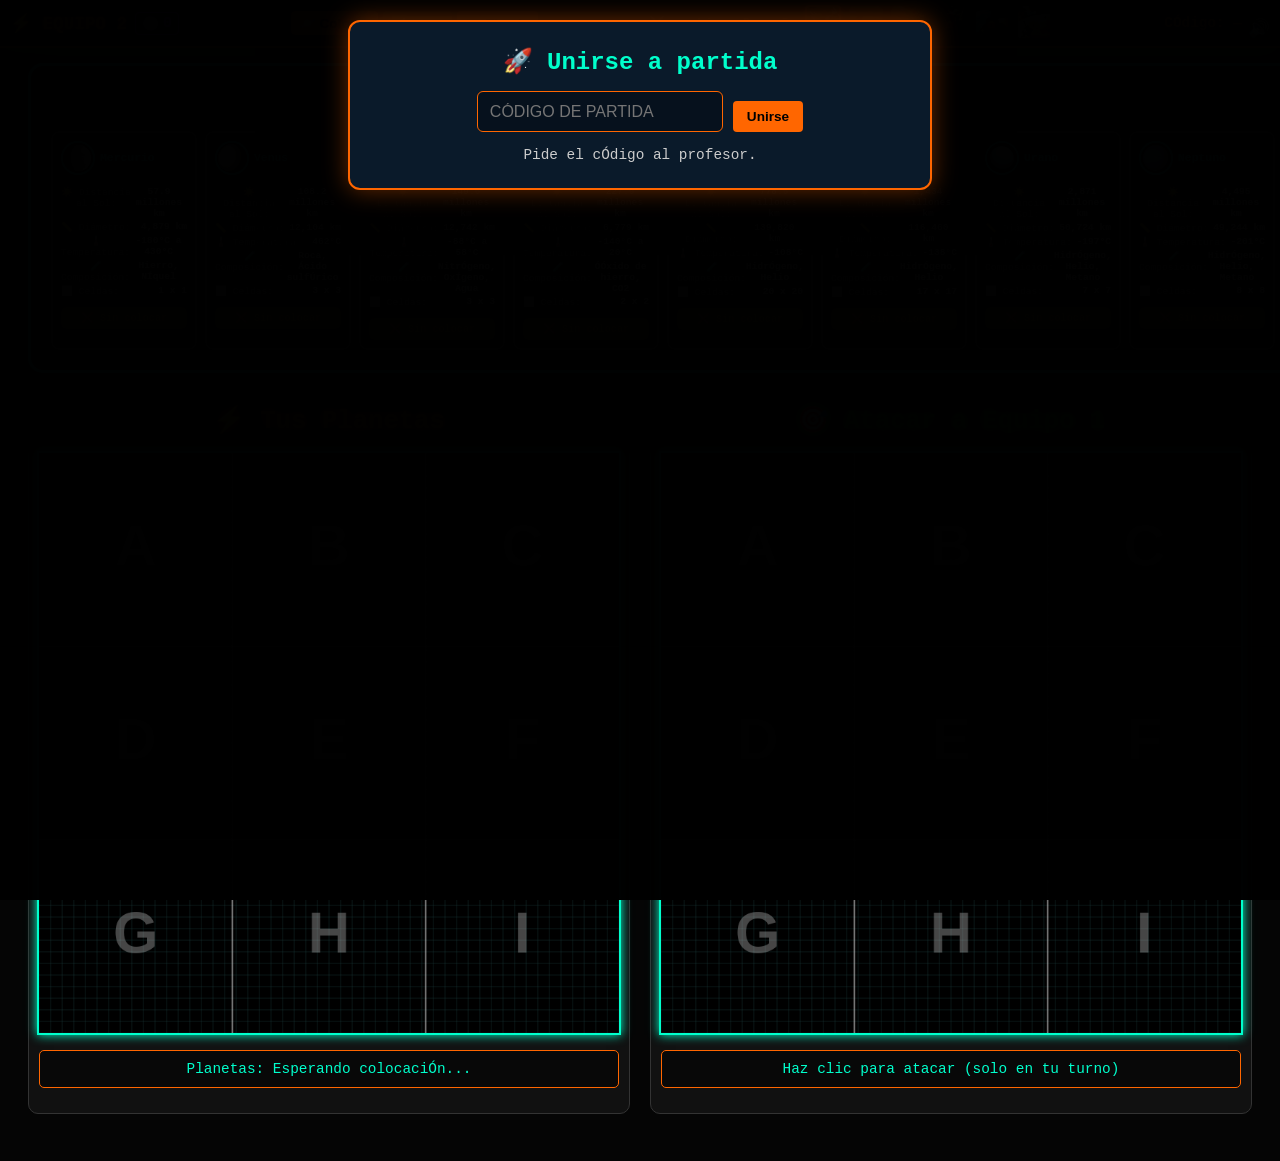
<file: game/frontend/equipo2.html>
﻿<!DOCTYPE html>
<html lang="es">
<head>
    <meta charset="UTF-8">
    <meta name="viewport" content="width=device-width, initial-scale=1.0">
    <title>Equipo 2 - SOLAR SYSTEM WAR</title>
    <link rel="stylesheet" href="style.css">
    <style>
        body {
            padding: 20px;
            display: flex;
            flex-direction: column;
        }
        .weapons-header {
            background: rgba(0, 0, 0, 0.85);
            border: 3px solid #ff6600;
            border-radius: 15px;
            padding: 10px 15px;
            margin-bottom: 15px;
            box-shadow: 0 0 30px rgba(255, 102, 0, 0.3);
        }
        .weapons-header h3 {
            color: #ff6600;
            text-align: center;
            margin: 0 0 10px 0;
            font-size: 0.95em;
            text-shadow: 0 0 10px #ff6600;
        }
        .weapons-grid {
            display: grid;
            grid-template-columns: repeat(6, 1fr);
            gap: 6px;
            max-width: 1000px;
            margin: 0 auto;
        }
        .weapon-mini-card {
            background: rgba(255, 102, 0, 0.05);
            border: 2px solid #555;
            border-radius: 6px;
            padding: 4px;
            text-align: center;
            cursor: pointer;
            transition: all 0.3s;
            position: relative;
            overflow: hidden;
            background-size: cover;
            background-position: center;
            background-blend-mode: soft-light;
            min-height: 68px;
        }
        .weapon-mini-card::before {
            content: '';
            position: absolute;
            top: 0;
            left: 0;
            right: 0;
            bottom: 0;
            background: rgba(0, 0, 0, 0.7);
            z-index: 0;
        }
        .weapon-mini-card > * {
            position: relative;
            z-index: 1;
        }
        .weapon-mini-card:hover {
            border-color: #ff6600;
            transform: translateY(-3px);
            box-shadow: 0 5px 15px rgba(255, 102, 0, 0.3);
        }
        .weapon-mini-card.equipped {
            border-color: #ff6600;
            background: rgba(255, 102, 0, 0.15);
            box-shadow: 0 0 20px rgba(255, 102, 0, 0.5);
        }
        .weapon-mini-card.locked {
            opacity: 0.5;
            cursor: not-allowed;
        }
        .weapon-mini-card.locked:hover {
            border-color: #555;
            transform: none;
            box-shadow: none;
        }
        .weapon-mini-icon {
            font-size: 1.5em;
            margin-bottom: 2px;
        }
        .weapon-mini-name {
            font-size: 0.62em;
            font-weight: bold;
            color: #ff6600;
            margin-bottom: 2px;
        }
        .weapon-mini-cost {
            font-size: 0.6em;
            color: #8a2be2;
            font-weight: bold;
        }
        .weapon-mini-badge {
            position: absolute;
            top: 5px;
            right: 5px;
            font-size: 1.2em;
        }
        .main-layout {
            display: flex;
            gap: 20px;
            justify-content: center;
            align-items: flex-start;
            flex-direction: column;
        }
        .planets-info-panel {
            width: 100%;
            background: rgba(0, 0, 0, 0.85);
            border: 3px solid #00ffff;
            border-radius: 15px;
            padding: 20px;
            position: static;
            max-height: none;
            overflow-y: visible;
            order: 0;
            box-shadow: 0 0 30px rgba(0, 255, 255, 0.3);
        }
        .planets-info-panel h3 {
            color: #00ffff;
            text-align: center;
            margin-bottom: 20px;
            font-size: 1.3em;
            text-shadow: 0 0 10px #00ffff;
        }
        #planets-list-container {
            display: grid;
            grid-template-columns: repeat(8, 1fr);
            gap: 10px;
            width: 100%;
        }
        #planets-list-container {
            display: grid;
            grid-template-columns: repeat(8, 1fr);
            gap: 8px;
            width: 100%;
        }
        .planet-card {
            background: rgba(0, 255, 255, 0.05);
            border: 2px solid #444;
            border-radius: 8px;
            padding: 8px;
            margin-bottom: 0;
            transition: all 0.3s;
            font-size: 0.75em;
            min-width: 0;
        }
        .planet-card:hover {
            border-color: #00ffff;
            box-shadow: 0 0 15px rgba(0, 255, 255, 0.3);
        }
        .planet-card.placed {
            border-color: #ff6600;
            background: rgba(255, 102, 0, 0.1);
        }
        .planet-header {
            display: flex;
            align-items: center;
            gap: 5px;
            margin-bottom: 5px;
            padding-bottom: 5px;
            border-bottom: 1px solid #333;
        }
        .planet-icon {
            width: 30px;
            height: 30px;
            border-radius: 50%;
            border: 2px solid #00ffff;
            flex-shrink: 0;
        }
        .planet-name {
            font-size: 0.95em;
            font-weight: bold;
            color: #00ffff;
            overflow: hidden;
            text-overflow: ellipsis;
            white-space: nowrap;
        }
        .planet-info-item {
            display: flex;
            justify-content: space-between;
            margin: 2px 0;
            font-size: 0.8em;
        }
        .planet-info-label {
            color: #888;
        }
        .planet-info-value {
            color: #fff;
            font-weight: bold;
        }
        .planet-status {
            margin-top: 10px;
            padding: 5px 10px;
            border-radius: 5px;
            text-align: center;
            font-size: 0.85em;
            font-weight: bold;
        }
        .planet-status.not-placed {
            background: rgba(255, 165, 0, 0.3);
            color: #ffaa00;
        }
        .planet-status.placed {
            background: rgba(255, 102, 0, 0.3);
            color: #ff6600;
        }
        .planet-status.destroyed {
            background: rgba(255, 0, 0, 0.3);
            color: #ff6666;
        }
        .game-container {
            display: flex;
            gap: 30px;
            justify-content: center;
            flex-wrap: wrap;
            flex: 1;
        }
        .board-section {
            flex: 1;
            min-width: 400px;
            max-width: 600px;
        }
        .board-section h2 {
            text-align: center;
            color: #ff6600;
            margin-bottom: 15px;
            font-size: 1.6em;
            text-shadow: 0 0 10px #ff6600;
        }
        .attack-section h2 {
            color: #00ff00;
            text-shadow: 0 0 10px #00ff00;
        }
        .status-panel {
            text-align: center;
            padding: 15px 20px;
            background: rgba(255, 102, 0, 0.1);
            border-bottom: 2px solid #ff6600;
            border-radius: 0;
            position: fixed;
            top: 0;
            left: 0;
            right: 0;
            z-index: 100;
            width: 100%;
            display: grid;
            grid-template-columns: 1fr auto 1fr;
            align-items: center;
            gap: 20px;
            box-sizing: border-box;
            box-shadow: 0 4px 10px rgba(255, 102, 0, 0.3);
        }
        body {
            padding-top: 55px;
        }
        .turn-indicator {
            font-size: 0.95em;
            font-weight: bold;
            margin: 0;
            text-align: center;
            grid-column: 1 / -1;
            order: -1;
        }
        .controls {
            display: flex;
            gap: 10px;
            justify-content: center;
            margin-top: 0;
            flex-wrap: nowrap;
        }
        button {
            padding: 8px 14px;
            font-size: 0.85em;
            background: #ff6600;
            color: #000;
            border: none;
            border-radius: 4px;
            cursor: pointer;
            font-weight: bold;
            transition: all 0.3s;
        }
        button:hover {
            background: #cc5200;
            transform: scale(1.05);
        }
        button:disabled {
            background: #555;
            color: #888;
            cursor: not-allowed;
            transform: none;
        }
        canvas {
            width: 100%;
            max-width: calc(50vw - 20px);
            height: auto;
            aspect-ratio: 1;
        }
        .canvas-container {
            display: flex;
            justify-content: center;
        }
        .attack-canvas {
            cursor: crosshair;
        }
        .game-container {
            display: flex;
            justify-content: center;
            gap: 20px;
            flex-wrap: wrap;
            width: 100%;
        }
        .board-section {
            flex: 1;
            min-width: 300px;
            max-width: calc(50vw - 10px);
        }
        .planets-info-compact {
            margin-top: 15px;
            padding: 10px;
            background: rgba(0, 0, 0, 0.5);
            border: 1px solid #ff6600;
            border-radius: 5px;
            font-size: 0.9em;
        }
        .modal {
            display: none;
            position: fixed;
            z-index: 1000;
            left: 0;
            top: 0;
            width: 100%;
            height: 100%;
            background: rgba(0, 0, 0, 0.9);
            align-items: flex-start;
            justify-content: center;
            overflow-y: auto;
            padding: 20px;
            box-sizing: border-box;
        }
        .modal.active {
            display: flex;
        }
        .modal-content {
            background: #0a1a2a;
            padding: 25px 20px;
            border: 3px solid #ff6600;
            border-radius: 15px;
            max-width: 700px;
            width: 100%;
            box-shadow: 0 0 40px rgba(255, 102, 0, 0.5);
            margin: auto;
        }
        .session-modal-content {
            background: #0a1a2a;
            padding: 25px 30px;
            border: 2px solid #ff6600;
            border-radius: 12px;
            max-width: 520px;
            width: 90%;
            text-align: center;
            box-shadow: 0 0 25px rgba(255, 102, 0, 0.4);
        }
        .session-row {
            display: flex;
            gap: 10px;
            justify-content: center;
            margin: 15px 0;
            flex-wrap: wrap;
        }
        .session-input {
            padding: 10px 12px;
            font-size: 1em;
            border-radius: 6px;
            border: 1px solid #ff6600;
            background: #06111d;
            color: #fff;
            text-transform: uppercase;
            min-width: 220px;
        }
        .session-code-display {
            margin-top: 8px;
            font-size: 0.95em;
            color: #ff6600;
            font-weight: bold;
        }
        .status-modal-content {
            background: #0a1a2a;
            padding: 20px 25px;
            border: 2px solid #ff6600;
            border-radius: 12px;
            max-width: 480px;
            width: 85%;
            text-align: center;
            box-shadow: 0 0 25px rgba(255, 102, 0, 0.4);
        }
        .status-modal-message {
            font-size: 1.1em;
            line-height: 1.4;
            color: #fff;
        }
        .modal-content h2 {
            color: #ff6600;
            text-align: center;
            margin-bottom: 25px;
        }
        .question-category {
            background: rgba(255, 102, 0, 0.2);
            padding: 8px 16px;
            border-radius: 20px;
            display: inline-block;
            margin-bottom: 20px;
            font-size: 0.9em;
            color: #ff6600;
        }
        .question-text {
            font-size: 1.3em;
            margin: 20px 0;
            line-height: 1.6;
        }
        .options {
            display: flex;
            flex-direction: column;
            gap: 15px;
            margin: 25px 0;
        }
        .option-btn {
            padding: 15px 20px;
            font-size: 1.1em;
            background: rgba(255, 102, 0, 0.1);
            border: 2px solid #ff6600;
            color: #fff;
            cursor: pointer;
            transition: all 0.3s;
        }
        .option-btn:hover {
            background: rgba(255, 102, 0, 0.3);
            transform: translateX(10px);
        }
        .weapon-shop {
            display: grid;
            grid-template-columns: repeat(auto-fill, minmax(140px, 1fr));
            gap: 10px;
            margin: 15px 0;
        }
        .weapon-card {
            background: rgba(255, 102, 0, 0.08);
            border: 2px solid #ff6600;
            border-radius: 10px;
            padding: 12px 8px;
            text-align: center;
            cursor: pointer;
            transition: all 0.3s;
            display: flex;
            flex-direction: column;
            align-items: center;
            gap: 4px;
        }
        .weapon-card:hover {
            background: rgba(255, 102, 0, 0.2);
            box-shadow: 0 0 12px rgba(255,102,0,0.4);
        }
        .weapon-card.active {
            background: rgba(255, 102, 0, 0.25);
            border-color: #ff6600;
            box-shadow: 0 0 20px rgba(255, 102, 0, 0.5);
        }
        .weapon-card-img {
            width: 56px;
            height: 56px;
            object-fit: cover;
            border-radius: 6px;
            border: 1px solid #333;
        }
        .weapon-card-name {
            font-size: 0.8em;
            font-weight: bold;
            color: #fff;
            line-height: 1.2;
        }
        .weapon-card-desc {
            font-size: 0.68em;
            color: #aaa;
            line-height: 1.2;
        }
        .weapon-icon {
            font-size: 2em;
            margin-bottom: 4px;
        }
        .weapon-cost {
            color: #ffcc00;
            font-weight: bold;
            font-size: 0.85em;
            margin-top: 4px;
        }
        .shop-header {
            display: flex;
            justify-content: space-between;
            align-items: center;
            margin-bottom: 12px;
            flex-wrap: wrap;
            gap: 8px;
        }
        .shop-dm-badge {
            background: rgba(138,43,226,0.25);
            border: 1px solid #8a2be2;
            padding: 4px 10px;
            border-radius: 20px;
            font-size: 0.9em;
            color: #c084fc;
        }
        .dark-matter-display {
            background: rgba(138, 43, 226, 0.3);
            border: 2px solid #8a2be2;
            padding: 10px 15px;
            border-radius: 8px;
            text-align: center;
            font-size: 1em;
        }
        .dark-matter-amount {
            font-size: 1.2em;
            color: #8a2be2;
            font-weight: bold;
        }
        .reward-animation {
            animation: glow 1s ease-in-out infinite;
        }
        @keyframes glow {
            0%, 100% { text-shadow: 0 0 10px #8a2be2; }
            50% { text-shadow: 0 0 30px #8a2be2; }
        }

        /* Arsenal weapon tooltip */
        .compact-weapon-card {
            position: relative;
        }
        .weapon-arsenal-tooltip {
            display: none;
            position: fixed;
            top: auto;
            left: auto;
            z-index: 9999;
            background: rgba(4, 12, 28, 0.98);
            border: 1px solid #ff6600;
            border-radius: 8px;
            padding: 10px 12px;
            width: 185px;
            pointer-events: none;
            box-shadow: 0 6px 24px rgba(0,0,0,0.95);
            font-size: 0.78em;
            text-align: left;
            line-height: 1.5;
            white-space: normal;
            opacity: 1 !important;
        }
        .compact-weapon-card:hover .weapon-arsenal-tooltip {
            /* handled by JS mouseenter/mouseleave */
        }
        .weapon-tooltip-img {
            width: 100%;
            height: 60px;
            object-fit: cover;
            border-radius: 4px;
            margin-bottom: 7px;
        }
        .weapon-tooltip-name {
            font-weight: bold;
            font-size: 1.05em;
            color: #fff;
            margin-bottom: 5px;
        }
        .weapon-tooltip-row {
            color: #b0c4de;
            margin: 2px 0;
        }
        .weapon-tooltip-cost {
            color: #a855f7;
            font-weight: bold;
            margin-top: 6px;
            font-size: 0.95em;
        }
        .weapon-tooltip-equipped {
            color: #ff6600;
            font-weight: bold;
            margin-top: 4px;
        }
        .weapon-tooltip-locked {
            color: #ff4444;
            margin-top: 4px;
        }

        /* ----------------------------------------
           RESPONSIVE — TABLET (= 900px)
        ---------------------------------------- */
        @media (max-width: 900px) {
            #planets-list-container { grid-template-columns: repeat(4, 1fr) !important; }
            .weapons-grid { grid-template-columns: repeat(3, 1fr); }
            .board-section { min-width: 0; }
        }

        /* ----------------------------------------
           RESPONSIVE — MÓVIL (= 650px)
        ---------------------------------------- */
        @media (max-width: 650px) {
            h1 { font-size: 1.1em !important; margin: 0 0 4px 0; }

            .status-panel {
                display: flex;
                flex-direction: column;
                align-items: center;
                gap: 5px;
                padding: 7px 8px;
            }
            .dark-matter-display {
                font-size: 0.80em;
                padding: 5px 8px;
                gap: 8px;
            }
            .dark-matter-amount { font-size: 1em; }
            .controls {
                flex-wrap: wrap;
                gap: 4px;
                justify-content: center;
            }
            .controls button {
                padding: 5px 8px;
                font-size: 0.70em;
                min-height: 34px;
            }
            .session-code-display { font-size: 0.78em; }
            .turn-indicator       { font-size: 0.80em; }
            body { padding-top: 90px !important; }

            .weapons-header { padding: 5px 6px; }
            .weapons-header h3 { font-size: 0.80em; margin-bottom: 6px; }
            .weapons-grid { grid-template-columns: repeat(3, 1fr) !important; gap: 3px; }
            .weapon-mini-card { min-height: 52px; padding: 3px; }
            .weapon-mini-icon { font-size: 1.1em; margin-bottom: 1px; }
            .weapon-mini-name { font-size: 0.52em; }
            .weapon-mini-cost { font-size: 0.52em; }

            .planets-info-panel { padding: 10px; }
            #planets-list-container {
                grid-template-columns: repeat(2, 1fr) !important;
                gap: 5px;
            }
            .planet-card { padding: 5px; font-size: 0.68em; }
            .planet-icon { width: 20px; height: 20px; }
            .planet-name { font-size: 0.80em; }
            .planet-info-item { font-size: 0.72em; }
            .planet-status { font-size: 0.72em; padding: 3px 6px; }

            .main-layout   { flex-direction: column; }
            .game-container { flex-direction: column; gap: 10px; }
            .board-section {
                min-width: 0 !important;
                max-width: 100% !important;
                width: 100%;
            }
            canvas {
                max-width: 100% !important;
                width: 100% !important;
                height: auto !important;
            }
            .board-section h2   { font-size: 1.0em; }
            .planets-info-compact { font-size: 0.80em; }

            .modal-content {
                padding: 18px 12px;
                max-width: 96vw;
            }
            .modal-content h2     { font-size: 1.1em; margin-bottom: 12px; }
            .question-text        { font-size: 0.95em; margin: 12px 0; }
            .option-btn           { padding: 10px 12px; font-size: 0.90em; }
            .option-btn:hover     { transform: none; }
            .weapon-shop          { grid-template-columns: repeat(2, 1fr); gap: 6px; }
            .weapon-card          { padding: 8px 4px; }
            .weapon-card-img      { width: 44px; height: 44px; }
            .weapon-icon          { font-size: 1.6em; }
            .weapon-card-name     { font-size: 0.75em; }
            .weapon-card-desc     { display: none; }
            .session-modal-content { padding: 18px 14px; }
            .session-input        { min-width: 0; width: 100%; }
            .session-row          { flex-direction: column; align-items: center; }
        }

        /* ----------------------------------------
           RESPONSIVE — MÓVIL MUY PEQUEÑO (= 380px)
        ---------------------------------------- */
        @media (max-width: 380px) {
            .weapons-grid { grid-template-columns: repeat(2, 1fr) !important; }
            .controls button { font-size: 0.62em; padding: 4px 6px; }
            body { padding-top: 110px !important; }
        }
    </style>
</head>
<body>
    <div class="compact-header-bar" style="position:fixed; top:0; left:0; right:0; z-index:1000; background:rgba(0,0,0,0.95); border-bottom:2px solid #ff6600; padding:5px 10px; box-shadow:0 0 20px rgba(0,255,0,0.6);">
        <div style="display:flex; flex-wrap:wrap; justify-content:space-between; align-items:center; gap:8px;">

            <!-- Título + Materia Oscura -->
            <div style="display:flex; align-items:center; gap:8px;">
                <h1 style="margin:0; font-size:1.1em; color:#ff6600; text-shadow:0 0 5px #ff6600; white-space:nowrap;">⚡ EQUIPO 2</h1>
                <div class="dark-matter-display" style="padding:2px 6px; font-size:0.85em; border:1px solid #8a2be2; background:rgba(138,43,226,0.15); border-radius:4px; display:flex; align-items:center;">
                    <span style="color:#aaa;">⚫</span>
                    <span class="dark-matter-amount" id="dark-matter" style="font-size:1.1em; font-weight:bold; margin-left:4px; color:#8a2be2;">0</span>
                </div>
            </div>

            <!-- Botones de acción -->
            <div class="controls" style="display:flex; gap:5px; margin:0;">
                <button id="place-planets-btn" onclick="placePlanets()" style="padding:4px 8px; font-size:0.85em; margin:0;">🪐 Colocar</button>
                <button id="ready-btn" onclick="markReady()" disabled style="padding:4px 8px; font-size:0.85em; margin:0;">✅ Listo</button>
                <button id="shop-btn" onclick="openShop()" style="padding:4px 8px; font-size:0.85em; margin:0;">🛒 Tienda</button>
            </div>

            <!-- Arsenal inline -->
            <div style="display:flex; align-items:center; gap:6px; flex-wrap:nowrap;">
                <span style="font-size:0.8em; color:#ff6600; white-space:nowrap;">⚔️ <span id="current-weapon" style="font-weight:bold;">🔹 Láser Pequeño</span></span>
                <div id="weapons-grid-container" style="display:flex; gap:4px; flex-wrap:nowrap;"></div>
            </div>

            <!-- Código de partida + Sonido -->
            <div style="display:flex; align-items:center; gap:6px;">
                <div id="session-code-display" class="session-code-display" style="font-size:0.9em; margin:0; color:#ff6600; font-weight:bold;">Cód: ——</div>
                <button id="sound-toggle-btn" onclick="SoundEngine.toggleMute()" title="Sonido" style="background:transparent; border:none; padding:0; cursor:pointer; font-size:1.1em;">🔊</button>
            </div>
        </div>
    </div><div class="main-layout">
        <div class="planets-info-panel">
            <h3>🌌 Sistema Solar</h3>
            <div id="planets-list-container"></div>
        </div>
        
        <div style="flex: 1;">
            <div class="game-container">
                <div class="board-section">
                    <h2>⚡ Tus Planetas</h2>
            <div class="canvas-container">
                <canvas id="player-canvas" width="800" height="800"></canvas>
            </div>
            <div class="planets-info-compact" id="planets-info">
                Planetas: Esperando colocaciÓn...
            </div>
        </div>

        <div class="board-section attack-section">
            <h2>🎯 Atacar a Equipo 1</h2>
            <div class="canvas-container">
                <canvas id="attack-canvas" width="800" height="800" class="attack-canvas"></canvas>
            </div>
            <div class="planets-info-compact" id="attack-info">
                Haz clic para atacar (solo en tu turno)
            </div>
        </div>
            </div>
        </div>
    </div>

    <!-- Modal de Estado -->
    <div id="status-modal" class="modal">
        <div class="status-modal-content">
            <div id="status-message" class="status-modal-message"></div>
        </div>
    </div>

    <!-- Modal de SesiÓn -->
    <div id="session-modal" class="modal active">
        <div class="session-modal-content">
            <h2>🚀 Unirse a partida</h2>
            <div class="session-row">
                <input id="session-code-input" class="session-input" placeholder="CÓdigo de partida" maxlength="8" />
                <button onclick="joinSession()">Unirse</button>
            </div>
            <div style="font-size: 0.9em; color: #ccc;">Pide el cÓdigo al profesor.</div>
        </div>
    </div>

    <!-- Modal de Pregunta -->
    <div id="question-modal" class="modal">
        <div class="modal-content">
            <h2>🧠 Pregunta de Conocimiento</h2>
            <div class="question-category" id="question-category">CategorÍa</div>
            <div class="question-text" id="question-text">¿¿Pregunta?</div>
            <div class="options" id="options-container"></div>
            <div id="question-result" style="margin-top: 20px; font-size: 1.2em; text-align: center;"></div>
        </div>
    </div>

    <!-- Modal de Tienda -->
    <div id="shop-modal" class="modal">
        <div class="modal-content">
            <div class="shop-header">
                <h2 style="margin:0; color:#ff6600; font-size:1.2em;">🛒 Tienda de Armas</h2>
                <div class="shop-dm-badge">⚫ <span id="shop-dark-matter">0</span></div>
                <button onclick="closeShop()" style="padding:4px 12px; font-size:0.85em;">✖ Cerrar</button>
            </div>
            <div class="weapon-shop" id="weapon-shop"></div>
        </div>
    </div>

    <script src="game-state.js"></script>
    <script src="audio.js"></script>
    <script src="questions.js"></script>
    <script src="weapons.js"></script>
    <script>
        const SIZE = 50;
        const CELL_SIZE = 16;
        const CANVAS_SIZE = 800;
        const TEAM = 'team2';

        const PLANETS = [
            { name: 'Mercurio', size: 1, color: '#A9A9A9', image: 'img/planetas/mercurio.jpg',
              diameter: '4,879 km', temperature: '-180°C a 430°C', composition: 'Hierro, NÍquel', distanceFromSun: '57.9 millones km', order: 1 },
            { name: 'Venus', size: 3, color: '#FFA500', image: 'img/planetas/venus.jpg',
              diameter: '12,104 km', temperature: '462°C', composition: 'Roca, Ácido sulfÚrico', distanceFromSun: '108.2 millones km', order: 2 },
            { name: 'Tierra', size: 3, color: '#1E90FF', image: 'img/planetas/tierra.jpg',
              diameter: '12,742 km', temperature: '-88°C a 58°C', composition: 'NitrÓgeno, OxÍgeno, Agua', distanceFromSun: '149.6 millones km', order: 3 },
            { name: 'Marte', size: 2, color: '#CD5C5C', image: 'img/planetas/marte.jpg',
              diameter: '6,779 km', temperature: '-140°C a 20°C', composition: 'ÓÓxido de hierro, CO2', distanceFromSun: '227.9 millones km', order: 4 },
            { name: 'Júpiter', size: 20, color: '#C88B3A', image: 'img/planetas/jupiter.jpg',
              diameter: '139,820 km', temperature: '-108°C', composition: 'HidrÓgeno, Helio', distanceFromSun: '778.5 millones km', order: 5 },
            { name: 'Saturno', size: 17, color: '#FAD5A5', image: 'img/planetas/saturno.jpg',
              diameter: '116,460 km', temperature: '-138°C', composition: 'HidrÓgeno, Helio', distanceFromSun: '1,434 millones km', order: 6 },
            { name: 'Urano', size: 7, color: '#4FD0E7', image: 'img/planetas/urano.jpg',
              diameter: '50,724 km', temperature: '-197°C', composition: 'HidrÓgeno, Helio, Metano', distanceFromSun: '2,871 millones km', order: 7 },
            { name: 'Neptuno', size: 8, color: '#4169E1', image: 'img/planetas/neptuno.jpg',
              diameter: '49,244 km', temperature: '-201°C', composition: 'HidrÓgeno, Helio, Metano', distanceFromSun: '4,495 millones km', order: 8 }
        ];

        let playerCanvas, attackCanvas;
        let playerCtx, attackCtx;
        let myBoard = new Array(SIZE * SIZE).fill(0);
        let myPlanets = {};
        let planetsPlaced = false;

        function updateSessionDisplay() {
            const el = document.getElementById('session-code-display');
            if (el) {
                el.textContent = `CÓdigo: ${GameState.sessionCode || '—'}`;
            }
        }

        function closeSessionModal() {
            const modal = document.getElementById('session-modal');
            if (modal) modal.classList.remove('active');
        }

        function joinSession() {
            const input = document.getElementById('session-code-input');
            const code = input ? input.value : '';
            GameState.setSession(code);
            updateSessionDisplay();
            closeSessionModal();
        }
        
        // Cargar imÁgenes de planetas
        const planetImages = {};
        let imagesLoaded = 0;
        PLANETS.forEach(planet => {
            const img = new Image();
            img.onload = () => {
                imagesLoaded++;
                if (imagesLoaded === PLANETS.length) {
                    drawPlayerBoard();
                }
            };
            img.onerror = () => {
                imagesLoaded++;
                if (imagesLoaded === PLANETS.length) drawPlayerBoard();
            };
            img.src = planet.image;
            planetImages[planet.name] = img;
        });

        function init() {
            playerCanvas = document.getElementById('player-canvas');
            attackCanvas = document.getElementById('attack-canvas');
            playerCtx = playerCanvas.getContext('2d');
            attackCtx = attackCanvas.getContext('2d');

            const params = new URLSearchParams(window.location.search);
            const code = params.get('code');
            if (code) {
                GameState.setSession(code);
            }
            updateSessionDisplay();
            const input = document.getElementById('session-code-input');
            if (input && GameState.sessionCode) {
                input.value = GameState.sessionCode;
            }
            if (code) {
                closeSessionModal();
            }

            attackCanvas.addEventListener('click', handleAttackClick);
            GameState.onChange(updateView);
            updateView();
            renderPlanetsList();
        }

        function placePlanets() {
            myBoard = new Array(SIZE * SIZE).fill(0);
            myPlanets = {};
            
            PLANETS.forEach(planet => {
                let placed = false;
                let attempts = 0;
                while (!placed && attempts < 1000) {
                    const centerX = Math.floor(Math.random() * (SIZE - planet.size)) + Math.floor(planet.size / 2);
                    const centerY = Math.floor(Math.random() * (SIZE - planet.size)) + Math.floor(planet.size / 2);
                    
                    if (canPlacePlanet(myBoard, centerX, centerY, planet.size)) {
                        placePlanetCircle(myBoard, centerX, centerY, planet.size);
                        myPlanets[planet.name] = { x: centerX, y: centerY };
                        placed = true;
                    }
                    attempts++;
                }
            });

            planetsPlaced = true;
            document.getElementById('ready-btn').disabled = false;
            document.getElementById('place-planets-btn').disabled = true;
            drawPlayerBoard();
            updatePlanetsInfo();
            renderPlanetsList();
        }

        function renderPlanetsList() {
            const container = document.getElementById('planets-list-container');
            container.innerHTML = '';
            
            // Ordenar planetas por distancia al sol
            const sortedPlanets = [...PLANETS].sort((a, b) => a.order - b.order);
            
            sortedPlanets.forEach(planet => {
                const isPlaced = myPlanets[planet.name] !== undefined;
                const planetCard = document.createElement('div');
                planetCard.className = 'planet-card' + (isPlaced ? ' placed' : '');
                
                let cellsInfo = '';
                if (isPlaced) {
                    const center = myPlanets[planet.name];
                    cellsInfo = `<div class="planet-info-item">
                        <span class="planet-info-label">📍 Posición:</span>
                        <span class="planet-info-value">(${center.x}, ${center.y})</span>
                    </div>`;
                }
                
                planetCard.innerHTML = `
                    <div class="planet-header">
                        <img src="${planet.image}" alt="${planet.name}" class="planet-icon"
                             style="background: ${planet.color};"
                             onerror="this.style.background='${planet.color}';this.style.opacity='0';">
                        <div class="planet-name">${planet.name}</div>
                    </div>
                    <div class="planet-info-item">
                        <span class="planet-info-label">☀️ Distancia al Sol:</span>
                        <span class="planet-info-value">${planet.distanceFromSun}</span>
                    </div>
                    <div class="planet-info-item">
                        <span class="planet-info-label">📏 Diámetro:</span>
                        <span class="planet-info-value">${planet.diameter}</span>
                    </div>
                    <div class="planet-info-item">
                        <span class="planet-info-label">🌡️ Temperatura:</span>
                        <span class="planet-info-value">${planet.temperature}</span>
                    </div>
                    <div class="planet-info-item">
                        <span class="planet-info-label">🧪 Composición:</span>
                        <span class="planet-info-value">${planet.composition}</span>
                    </div>
                    <div class="planet-info-item">
                        <span class="planet-info-label">⬜ Celdas:</span>
                        <span class="planet-info-value">${planet.size} x ${planet.size}</span>
                    </div>
                    ${cellsInfo}
                    <div class="planet-status ${isPlaced ? 'placed' : 'not-placed'}">
                        ${isPlaced ? '✅ Colocado' : '❌ Sin colocar'}
                    </div>
                `;
                
                container.appendChild(planetCard);
            });
        }

        function canPlacePlanet(board, centerX, centerY, size) {
            const radius = size / 2;
            for (let dy = -Math.ceil(radius); dy <= Math.ceil(radius); dy++) {
                for (let dx = -Math.ceil(radius); dx <= Math.ceil(radius); dx++) {
                    if (dx * dx + dy * dy <= radius * radius) {
                        const x = centerX + dx;
                        const y = centerY + dy;
                        if (x < 0 || x >= SIZE || y < 0 || y >= SIZE) return false;
                        const index = y * SIZE + x;
                        if (board[index] !== 0) return false;
                    }
                }
            }
            return true;
        }

        function placePlanetCircle(board, centerX, centerY, size) {
            const radius = size / 2;
            for (let dy = -Math.ceil(radius); dy <= Math.ceil(radius); dy++) {
                for (let dx = -Math.ceil(radius); dx <= Math.ceil(radius); dx++) {
                    if (dx * dx + dy * dy <= radius * radius) {
                        const x = centerX + dx;
                        const y = centerY + dy;
                        if (x >= 0 && x < SIZE && y >= 0 && y < SIZE) {
                            const index = y * SIZE + x;
                            board[index] = 1;
                        }
                    }
                }
            }
        }

        let lastStatusMessage = '';
        let lastStatusTime = 0;
        let statusTimeoutId = null;

        function showStatus(message, duration = 2000) {
            const modal = document.getElementById('status-modal');
            const msg = document.getElementById('status-message');
            if (!modal || !msg) return;

            if (message === lastStatusMessage && (Date.now() - lastStatusTime) < duration) return;
            lastStatusMessage = message;
            lastStatusTime = Date.now();

            msg.innerHTML = message;
            modal.classList.add('active');

            if (statusTimeoutId) clearTimeout(statusTimeoutId);
            statusTimeoutId = setTimeout(() => {
                modal.classList.remove('active');
            }, duration);
        }

                function drawSectors(ctx) {
            const sectorW = CANVAS_SIZE / 3;
            const sectorH = CANVAS_SIZE / 3;
            const labels = ['A','B','C','D','E','F','G','H','I'];

            ctx.save();
            ctx.strokeStyle = 'rgba(255, 255, 255, 0.4)';
            ctx.lineWidth = 3;
            ctx.shadowColor = 'black';
            ctx.shadowBlur = 5;
            
            // Vertical lines
            ctx.beginPath();
            ctx.moveTo(sectorW, 0); ctx.lineTo(sectorW, CANVAS_SIZE);
            ctx.stroke();
            ctx.beginPath();
            ctx.moveTo(sectorW*2, 0); ctx.lineTo(sectorW*2, CANVAS_SIZE);
            ctx.stroke();

            // Horizontal lines
            ctx.beginPath();
            ctx.moveTo(0, sectorH); ctx.lineTo(CANVAS_SIZE, sectorH);
            ctx.stroke(); 
            ctx.beginPath();
            ctx.moveTo(0, sectorH*2); ctx.lineTo(CANVAS_SIZE, sectorH*2);
            ctx.stroke();

            // Labels
            ctx.fillStyle = 'rgba(255, 255, 255, 0.2)';
            ctx.font = 'bold 80px Arial';
            ctx.textAlign = 'center';
            ctx.textBaseline = 'middle';
            
            for(let i=0; i<9; i++) {
                const col = i % 3;
                const row = Math.floor(i / 3);
                const x = col * sectorW + sectorW/2;
                const y = row * sectorH + sectorH/2;
                ctx.fillText(labels[i], x, y);
            }
            ctx.restore();
        }

        function markReady() {
            GameState.setTeamPlanets(TEAM, myBoard, myPlanets);
            document.getElementById('ready-btn').disabled = true;
            showStatus('✅ Planetas registrados. Esperando al otro equipo...');
        }

                function drawSectors(ctx) {
            const sectorW = CANVAS_SIZE / 3;
            const sectorH = CANVAS_SIZE / 3;
            const labels = ['A','B','C','D','E','F','G','H','I'];

            ctx.save();
            ctx.strokeStyle = 'rgba(255, 255, 255, 0.3)';
            ctx.lineWidth = 2;
            
            // Vertical lines
            ctx.beginPath();
            ctx.moveTo(sectorW, 0); ctx.lineTo(sectorW, CANVAS_SIZE);
            ctx.moveTo(sectorW*2, 0); ctx.lineTo(sectorW*2, CANVAS_SIZE);
            ctx.stroke();

            // Horizontal lines
            ctx.beginPath();
            ctx.moveTo(0, sectorH); ctx.lineTo(CANVAS_SIZE, sectorH);
            ctx.moveTo(0, sectorH*2); ctx.lineTo(CANVAS_SIZE, sectorH*2);
            ctx.stroke();

            // Labels
            ctx.fillStyle = 'rgba(255, 255, 255, 0.15)';
            ctx.font = 'bold 80px Arial';
            ctx.textAlign = 'center';
            ctx.textBaseline = 'middle';
            
            for(let i=0; i<9; i++) {
                const col = i % 3;
                const row = Math.floor(i / 3);
                const x = col * sectorW + sectorW/2;
                const y = row * sectorH + sectorH/2;
                ctx.fillText(labels[i], x, y);
            }
            ctx.restore();
        }

        function drawPlayerBoard() {
            const ctx = playerCtx;
            ctx.fillStyle = '#000';
            ctx.fillRect(0, 0, CANVAS_SIZE, CANVAS_SIZE);

            // Grid
            ctx.strokeStyle = '#1a3a3a';
            ctx.lineWidth = 0.5;
            for (let i = 0; i <= SIZE; i++) {
                ctx.beginPath();
                ctx.moveTo(i * CELL_SIZE, 0);
                ctx.lineTo(i * CELL_SIZE, CANVAS_SIZE);
                ctx.stroke();
                ctx.beginPath();
                ctx.moveTo(0, i * CELL_SIZE);
                ctx.lineTo(CANVAS_SIZE, i * CELL_SIZE);
                ctx.stroke();
            }

            // Planets
            PLANETS.forEach(planet => {
                if (!myPlanets[planet.name]) return;
                const center = myPlanets[planet.name];
                const centerX = (center.x + 0.5) * CELL_SIZE;
                const centerY = (center.y + 0.5) * CELL_SIZE;
                const radius = (planet.size / 2) * CELL_SIZE;

                // Dibujar cÍrculo base
                ctx.fillStyle = planet.color;
                ctx.beginPath();
                ctx.arc(centerX, centerY, radius, 0, Math.PI * 2);
                ctx.fill();

                // Dibujar imagen del planeta si estÁ cargada
                const img = planetImages[planet.name];
                if (img && img.complete && img.naturalWidth > 0) {
                    ctx.save();
                    ctx.beginPath();
                    ctx.arc(centerX, centerY, radius, 0, Math.PI * 2);
                    ctx.clip();
                    ctx.drawImage(img, centerX - radius, centerY - radius, radius * 2, radius * 2);
                    ctx.restore();
                }

                // Borde naranja
                ctx.strokeStyle = '#ff6600';
                ctx.lineWidth = 2;
                ctx.beginPath();
                ctx.arc(centerX, centerY, radius, 0, Math.PI * 2);
                ctx.stroke();

                // Nombre del planeta
                ctx.fillStyle = '#fff';
                ctx.font = 'bold 10px Arial';
                ctx.textAlign = 'center';
                ctx.fillText(planet.name, centerX, centerY + radius + 12);
            });

            // Attacks received
            const state = GameState.get();
            if (state && state.team1Attacks) {
                for (let i = 0; i < state.team1Attacks.length; i++) {
                    if (state.team1Attacks[i] === 0) continue;
                    const x = i % SIZE;
                    const y = Math.floor(i / SIZE);
                    const cellX = x * CELL_SIZE;
                    const cellY = y * CELL_SIZE;

                    if (state.team1Attacks[i] === 1) {
                        ctx.fillStyle = 'rgba(0, 100, 255, 0.6)';
                    } else if (state.team1Attacks[i] === 2) {
                        ctx.fillStyle = 'rgba(255, 0, 0, 0.8)';
                    }
                    ctx.fillRect(cellX, cellY, CELL_SIZE, CELL_SIZE);
                }
            }
            drawSectors(ctx);
        
            drawSectors(ctx);
        }

        function drawAttackBoard() {
            const ctx = attackCtx;
            ctx.fillStyle = '#000';
            ctx.fillRect(0, 0, CANVAS_SIZE, CANVAS_SIZE);

            // Grid
            ctx.strokeStyle = '#1a3a3a';
            ctx.lineWidth = 0.5;
            for (let i = 0; i <= SIZE; i++) {
                ctx.beginPath();
                ctx.moveTo(i * CELL_SIZE, 0);
                ctx.lineTo(i * CELL_SIZE, CANVAS_SIZE);
                ctx.stroke();
                ctx.beginPath();
                ctx.moveTo(0, i * CELL_SIZE);
                ctx.lineTo(CANVAS_SIZE, i * CELL_SIZE);
                ctx.stroke();
            }

            // My attacks + Spy reveals
            const state = GameState.get();

            // Spy reveals (debajo de los ataques reales)
            if (state && state.team2SpyReveals) {
                for (let i = 0; i < state.team2SpyReveals.length; i++) {
                    if (state.team2SpyReveals[i] === 0) continue;
                    const x = i % SIZE;
                    const y = Math.floor(i / SIZE);
                    const cellX = x * CELL_SIZE;
                    const cellY = y * CELL_SIZE;
                    if (state.team2SpyReveals[i] === 2) {
                        ctx.fillStyle = 'rgba(255, 160, 0, 0.45)';
                        ctx.fillRect(cellX, cellY, CELL_SIZE, CELL_SIZE);
                        ctx.strokeStyle = 'rgba(255, 200, 0, 0.9)';
                        ctx.lineWidth = 1;
                        ctx.strokeRect(cellX + 0.5, cellY + 0.5, CELL_SIZE - 1, CELL_SIZE - 1);
                    } else {
                        ctx.fillStyle = 'rgba(0, 200, 200, 0.12)';
                        ctx.fillRect(cellX, cellY, CELL_SIZE, CELL_SIZE);
                    }
                }
            }

            if (state && state.team2Attacks) {
                for (let i = 0; i < state.team2Attacks.length; i++) {
                    if (state.team2Attacks[i] === 0) continue;
                    const x = i % SIZE;
                    const y = Math.floor(i / SIZE);
                    const cellX = x * CELL_SIZE;
                    const cellY = y * CELL_SIZE;

                    if (state.team2Attacks[i] === 1) {
                        ctx.fillStyle = 'rgba(0, 100, 255, 0.7)';
                    } else if (state.team2Attacks[i] === 2) {
                        ctx.fillStyle = 'rgba(255, 0, 0, 0.9)';
                    }
                    ctx.fillRect(cellX, cellY, CELL_SIZE, CELL_SIZE);
                }
            }
            drawSectors(ctx);
        
            drawSectors(ctx);
        }

        function handleAttackClick(e) {
            const state = GameState.get();
            if (!state || !state.gameStarted) {
                document.getElementById('attack-info').textContent = '⏳ El juego aún no ha comenzado';
                return;
            }

            if (state.currentTurn !== TEAM) {
                document.getElementById('attack-info').textContent = '⛔ No es tu turno';
                return;
            }

            const rect = attackCanvas.getBoundingClientRect();
            const scaleX = attackCanvas.width / rect.width;
            const scaleY = attackCanvas.height / rect.height;
            const canvasX = (e.clientX - rect.left) * scaleX;
            const canvasY = (e.clientY - rect.top) * scaleY;

            const gridX = Math.floor(canvasX / CELL_SIZE);
            const gridY = Math.floor(canvasY / CELL_SIZE);
            
            // Guardar coordenadas del ataque y mostrar pregunta
            window.pendingAttack = { gridX, gridY };
            showQuestion();
        }

        function showQuestion() {
            const state = GameState.get();
            const usedQuestions = state.team2UsedQuestions || [];
            const question = getNewQuestion(usedQuestions);
            
            document.getElementById('question-category').textContent = question.category;
            document.getElementById('question-text').textContent = question.question;
            document.getElementById('question-result').textContent = '';
            
            const optionsContainer = document.getElementById('options-container');
            optionsContainer.innerHTML = '';
            
            question.options.forEach((option, index) => {
                const btn = document.createElement('button');
                btn.className = 'option-btn';
                btn.textContent = option;
                btn.onclick = () => answerQuestion(index, question.correct, question.index);
                optionsContainer.appendChild(btn);
            });
            
            document.getElementById('question-modal').classList.add('active');
        }

        function answerQuestion(selected, correct, questionIndex) {
            const resultDiv = document.getElementById('question-result');
            const optionsContainer = document.getElementById('options-container');
            optionsContainer.style.pointerEvents = 'none';
            
            if (selected === correct) {
                resultDiv.innerHTML = '<span style="color: #ff6600;">? ¡CORRECTO!</span><br>+10 Materia Oscura obtenida';
                resultDiv.className = 'reward-animation';
                GameState.addDarkMatter(TEAM, 10);
            } else {
                resultDiv.innerHTML = '<span style="color: #ff0000;">❌ Incorrecto</span><br>No se gana Materia Oscura';
            }
            
            GameState.markQuestionUsed(TEAM, questionIndex);
            
            setTimeout(() => {
                document.getElementById('question-modal').classList.remove('active');
                executeAttack();
            }, 2000);
        }

        function executeAttack() {
            const { gridX, gridY } = window.pendingAttack;
            const state = GameState.get();
            const weaponType = state.team2Weapon || 'laser-pequeño';
            const weapon = WEAPONS[weaponType];

            // -- Sonda de espionaje: revela sin atacar --
            if (weapon && weapon.spy) {
                const spyCells = getAttackPattern(weaponType, gridX, gridY, SIZE);
                const indices  = spyCells.map(c => c.index);
                const result   = GameState.spySector(TEAM, indices);
                document.getElementById('attack-info').textContent = result.message;
                updateView();
                return;
            }

            // Obtener patrÓn de ataque
            const attackCells = getAttackPattern(weaponType, gridX, gridY, SIZE);
            const indices = attackCells.map(cell => cell.index);
            
            const result = GameState.attack(TEAM, indices);
            if (result.valid) {
                document.getElementById('attack-info').textContent = result.message;
                if (result.hit) {
                    SoundEngine.playExplosion();
                } else {
                    SoundEngine.playMiss();
                }
                updateView();
            } else {
                document.getElementById('attack-info').textContent = result.message;
            }
        }

        function openShop() {
            const state = GameState.get();
            document.getElementById('shop-dark-matter').textContent = state.team2DarkMatter || 0;
            
            const shopContainer = document.getElementById('weapon-shop');
            shopContainer.innerHTML = '';
            
            const weaponImgMap = {
                'laser-pequeño': 'img/armas/laser-pequeno.jpg',
                'laser-mediano': 'img/armas/laser-mediano.jpg',
                'laser-grande': 'img/armas/laser-grande.jpg',
                'rayo-destructor': 'img/armas/rayo-destructor.jpg',
                'bomba-planetaria': 'img/armas/bomba-planetaria.gif',
                'sonda-espionaje': 'img/armas/sonda-espionaje.jpg'
            };
            Object.entries(WEAPONS).forEach(([type, weapon]) => {
                const card = document.createElement('div');
                card.className = 'weapon-card';
                if (state.team2Weapon === type) {
                    card.classList.add('active');
                }
                const imgSrc = weaponImgMap[type];
                const equippedBadge = state.team2Weapon === type ? '<div style="font-size:0.7em;color:#ff6600;font-weight:bold;">✅ EQUIPADA</div>' : '';
                card.innerHTML = `
                    ${imgSrc ? `<img class="weapon-card-img" src="${imgSrc}" alt="${weapon.name}" onerror="this.style.display='none'">` : `<div class="weapon-icon">${weapon.icon}</div>`}
                    <div class="weapon-card-name">${weapon.name}</div>
                    <div class="weapon-card-desc">${weapon.description}</div>
                    <div class="weapon-cost">${weapon.cost > 0 ? weapon.cost + ' ⚫' : 'GRATIS'}</div>
                    ${equippedBadge}
                `;
                
                if (weapon.cost === 0 || state.team2DarkMatter >= weapon.cost) {
                    card.onclick = () => buyWeapon(type, weapon.cost);
                } else {
                    card.style.opacity = '0.5';
                    card.style.cursor = 'not-allowed';
                }
                
                shopContainer.appendChild(card);
            });
            
            document.getElementById('shop-modal').classList.add('active');
        }

        function closeShop() {
            document.getElementById('shop-modal').classList.remove('active');
        }

        function buyWeapon(weaponType, cost) {
            const result = GameState.buyWeapon(TEAM, weaponType, cost);
            if (result.success) {
                alert(result.message);
                updateWeaponDisplay();
                closeShop();
            } else {
                alert(result.message);
            }
        }

        function updateWeaponDisplay() {
            const state = GameState.get();
            const weaponType = state.team2Weapon || 'laser-pequeño';
            const weapon = WEAPONS[weaponType];
            document.getElementById('current-weapon').textContent = `${weapon.icon} ${weapon.name}`;            renderInventory();
        }

                
        function renderInventory() {
            const state = GameState.get();
            const darkMatter = (TEAM === 'team1' ? state.team1DarkMatter : state.team2DarkMatter) || 0;
            const currentWeapon = TEAM === 'team1' ? state.team1Weapon : state.team2Weapon;
            
            const container = document.getElementById('weapons-grid-container');
            if (!container) return;
            container.innerHTML = '';
            
            const weaponImages = {
                'laser-pequeño': 'img/armas/laser-pequeno.jpg',
                'laser-mediano': 'img/armas/laser-mediano.jpg',
                'laser-grande': 'img/armas/laser-grande.jpg',
                'rayo-destructor': 'img/armas/rayo-destructor.jpg',
                'bomba-planetaria': 'img/armas/bomba-planetaria.gif',
                'sonda-espionaje': 'img/armas/sonda-espionaje.jpg'
            };
            
            Object.keys(WEAPONS).forEach(weaponKey => {
                const weapon = WEAPONS[weaponKey];
                const isEquipped = weaponKey === currentWeapon;
                const canAfford = darkMatter >= weapon.cost;
                const isLocked = weapon.cost > 0 && !canAfford && !isEquipped;
                
                const weaponDiv = document.createElement('div');
                weaponDiv.className = 'compact-weapon-card';

                // Styles
                weaponDiv.style.width = '32px';
                weaponDiv.style.height = '32px';
                weaponDiv.style.borderRadius = '4px';
                weaponDiv.style.backgroundSize = 'cover';
                weaponDiv.style.backgroundImage = 'url(' + (weaponImages[weaponKey] || '') + ')';
                weaponDiv.style.margin = '0 2px';
                weaponDiv.style.position = 'relative';

                // Team color border
                const teamColor = TEAM === 'team1' ? '#00ff00' : '#ff6600';

                if (isEquipped) {
                    weaponDiv.style.border = '2px solid ' + teamColor;
                    weaponDiv.style.boxShadow = '0 0 5px ' + teamColor;
                } else if (isLocked) {
                    weaponDiv.style.opacity = '0.5';
                    weaponDiv.style.cursor = 'not-allowed';
                    weaponDiv.style.border = '1px solid #555';
                    const lock = document.createElement('div');
                    lock.textContent = '\uD83D\uDD12';
                    lock.style.position = 'absolute';
                    lock.style.fontSize = '12px';
                    lock.style.top = '50%';
                    lock.style.left = '50%';
                    lock.style.transform = 'translate(-50%, -50%)';
                    weaponDiv.appendChild(lock);
                } else {
                    weaponDiv.style.border = '1px solid #888';
                    weaponDiv.style.cursor = 'pointer';
                    weaponDiv.onclick = function() { selectWeaponFromInventory(weaponKey, weapon.cost); };
                }

                // Rich hover tooltip
                const cellCount = weapon.pattern.length;
                const costLabel = weapon.cost > 0 ? weapon.cost + ' \u26AB Materia Oscura' : 'GRATIS';
                const equippedLine = isEquipped ? '<div class="weapon-tooltip-equipped">\u2705 EQUIPADA</div>' : '';
                const lockedLine = isLocked ? '<div class="weapon-tooltip-locked">\uD83D\uDD12 Necesitas ' + weapon.cost + ' \u26AB</div>' : '';
                const imgSrc = weaponImages[weaponKey];
                const imgTag = imgSrc ? '<img class="weapon-tooltip-img" src="' + imgSrc + '" alt="' + weapon.name + '">' : '';
                const tooltip = document.createElement('div');
                tooltip.className = 'weapon-arsenal-tooltip';
                tooltip.style.borderColor = teamColor;
                tooltip.innerHTML = imgTag +
                    '<div class="weapon-tooltip-name">' + weapon.icon + ' ' + weapon.name + '</div>' +
                    '<div class="weapon-tooltip-row">\uD83D\uDCDD ' + weapon.description + '</div>' +
                    '<div class="weapon-tooltip-row">\uD83C\uDFAF Celdas afectadas: ' + cellCount + '</div>' +
                    '<div class="weapon-tooltip-cost">\u26AB Coste: ' + costLabel + '</div>' +
                    equippedLine + lockedLine;
                document.body.appendChild(tooltip);

                // Position tooltip near cursor on hover
                weaponDiv.addEventListener('mouseenter', function(e) {
                    const rect = weaponDiv.getBoundingClientRect();
                    tooltip.style.display = 'block';
                    let left = rect.left;
                    let top = rect.bottom + 8;
                    // Keep within viewport
                    if (left + 185 > window.innerWidth) left = window.innerWidth - 193;
                    if (top + 200 > window.innerHeight) top = rect.top - 8 - tooltip.offsetHeight;
                    tooltip.style.left = left + 'px';
                    tooltip.style.top = top + 'px';
                });
                weaponDiv.addEventListener('mouseleave', function() {
                    tooltip.style.display = 'none';
                });

                container.appendChild(weaponDiv);
            });
        }


        function selectWeaponFromInventory(weaponType, cost) {
            const state = GameState.get();
            const darkMatter = state.team2DarkMatter || 0;
            
            if (cost > darkMatter) {
                alert('\u26a0\ufe0f No tienes suficiente Materia Oscura');
                return;
            }
            
            if (cost > 0) {
                if (confirm(`\u00bfDeseas cambiar a esta arma? Costar\u00e1 ${cost} \u26c6\ufe0f Materia Oscura`)) {
                    GameState.buyWeapon('team2', weaponType, cost);
                    updateWeaponDisplay();
                }
            } else {
                GameState.update({ team2Weapon: weaponType });
                updateWeaponDisplay();
            }        }

        function updateView() {
            const state = GameState.get();
            if (!state) return;

            drawPlayerBoard();
            drawAttackBoard();
            updateTurnIndicator(state);
            
            // Actualizar Materia Oscura
            document.getElementById('dark-matter').textContent = state.team2DarkMatter || 0;
            updateWeaponDisplay();
            renderInventory();

            const winner = GameState.checkWinner();
            if (winner && !window._winnerSoundPlayed) {
                window._winnerSoundPlayed = true;
                if (winner === TEAM) {
                    showStatus('🏆 <span style="color: #ff6600;">¡¡VICTORIA!</span> 🏆', 4000);
                    SoundEngine.stopMusic();
                    SoundEngine.playVictory();
                } else {
                    showStatus('💀 <span style="color: #ff0000;">Derrota</span> 💀', 4000);
                    SoundEngine.stopMusic();
                    SoundEngine.playDefeat();
                }
            }
        }

        function updateTurnIndicator(state) {
            if (!state.gameStarted) {
                showStatus(planetsPlaced ? 'Esperando inicio del juego...' : 'Coloca tus planetas');
                return;
            }

            if (state.currentTurn === TEAM) {
                showStatus('? <span style="color: #ff6600;">ES TU TURNO</span> - Haz clic en el panel de ataque');
            } else {
                showStatus('⏳ Esperando al Equipo 1...');
            }
        }

        function updatePlanetsInfo() {
            const planetNames = Object.keys(myPlanets).join(', ');
            document.getElementById('planets-info').textContent = 
                'Planetas colocados: ' + planetNames;
            showStatus('✅ Planetas colocados. Haz clic en "Listo para Jugar"');
        }

        init();
    </script>
</body>
</html>
</file>
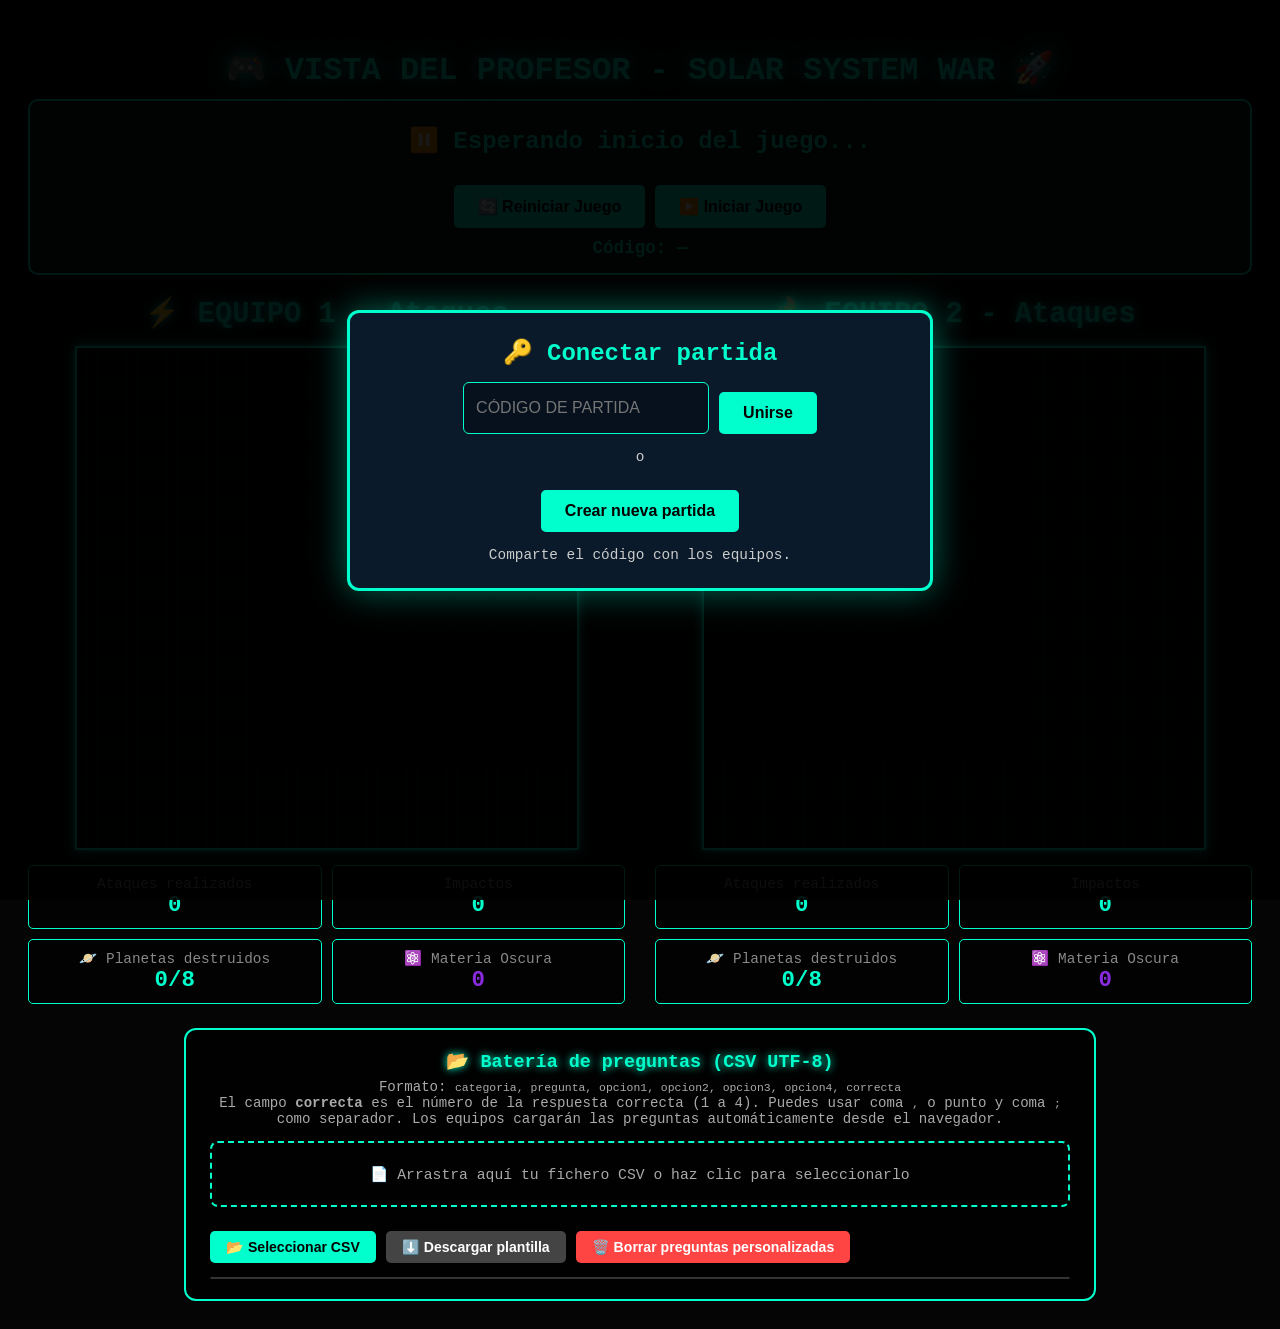
<file: game/frontend/profesor.html>
<!DOCTYPE html>
<html lang="es">
<head>
    <meta charset="UTF-8">
    <meta name="viewport" content="width=device-width, initial-scale=1.0">
    <title>Vista Profesor - SOLAR SYSTEM WAR</title>
    <link rel="stylesheet" href="style.css">
    <style>
        body {
            padding: 20px;
        }
        .teacher-container {
            display: flex;
            gap: 30px;
            justify-content: center;
            flex-wrap: wrap;
        }
        .team-section {
            flex: 1;
            min-width: 400px;
            max-width: 600px;
        }
        .team-section h2 {
            text-align: center;
            color: #00ffcc;
            margin-bottom: 15px;
            font-size: 1.8em;
            text-shadow: 0 0 10px #00ffcc;
        }
        .team1-title {
            color: #00ff00;
            text-shadow: 0 0 10px #00ff00;
        }
        .team2-title {
            color: #ff6600;
            text-shadow: 0 0 10px #ff6600;
        }
        .status-panel {
            text-align: center;
            margin-bottom: 20px;
            padding: 15px;
            background: rgba(0, 255, 204, 0.1);
            border: 2px solid #00ffcc;
            border-radius: 10px;
        }
        .turn-indicator {
            font-size: 1.5em;
            font-weight: bold;
            margin: 10px 0;
        }
        .controls {
            display: flex;
            gap: 10px;
            justify-content: center;
            margin-top: 20px;
        }
        button {
            padding: 12px 24px;
            font-size: 1em;
            background: #00ffcc;
            color: #000;
            border: none;
            border-radius: 5px;
            cursor: pointer;
            font-weight: bold;
            transition: all 0.3s;
        }
        button:hover {
            background: #00ccaa;
            transform: scale(1.05);
        }
        .stats {
            display: grid;
            grid-template-columns: 1fr 1fr;
            gap: 10px;
            margin-top: 15px;
        }
        .stat-item {
            padding: 10px;
            background: rgba(0, 0, 0, 0.5);
            border: 1px solid #00ffcc;
            border-radius: 5px;
            text-align: center;
        }
        .stat-label {
            font-size: 0.9em;
            color: #888;
        }
        .stat-value {
            font-size: 1.4em;
            color: #00ffcc;
            font-weight: bold;
        }
        canvas {
            width: 100%;
            max-width: 500px;
            height: auto;
            aspect-ratio: 1;
        }
        .canvas-container {
            display: flex;
            justify-content: center;
        }
        .modal {
            display: none;
            position: fixed;
            z-index: 1000;
            left: 0;
            top: 0;
            width: 100%;
            height: 100%;
            background: rgba(0, 0, 0, 0.9);
            align-items: center;
            justify-content: center;
        }
        .modal.active {
            display: flex;
        }
        .session-modal-content {
            background: #0a1a2a;
            padding: 25px 30px;
            border: 3px solid #00ffcc;
            border-radius: 12px;
            max-width: 520px;
            width: 90%;
            text-align: center;
            box-shadow: 0 0 35px rgba(0, 255, 204, 0.4);
        }
        .session-row {
            display: flex;
            gap: 10px;
            justify-content: center;
            margin: 15px 0;
            flex-wrap: wrap;
        }
        .session-input {
            padding: 10px 12px;
            font-size: 1em;
            border-radius: 6px;
            border: 1px solid #00ffcc;
            background: #06111d;
            color: #fff;
            text-transform: uppercase;
            min-width: 220px;
        }
        .session-code-display {
            margin-top: 10px;
            font-size: 1.1em;
            color: #00ffcc;
            font-weight: bold;
        }
        .session-hint {
            font-size: 0.9em;
            color: #ccc;
            margin-top: 5px;
        }

        /* ── CSV Upload Panel ───────────────────────── */
        .csv-panel {
            max-width: 860px;
            margin: 24px auto 0;
            background: rgba(0,0,0,0.75);
            border: 2px solid #00ffcc;
            border-radius: 12px;
            padding: 20px 24px;
        }
        .csv-panel h2 {
            color: #00ffcc;
            margin: 0 0 6px 0;
            font-size: 1.15em;
            text-shadow: 0 0 8px #00ffcc;
        }
        .csv-panel p {
            color: #aaa;
            font-size: 0.88em;
            margin: 0 0 14px 0;
        }
        .csv-drop-zone {
            border: 2px dashed #00ffcc;
            border-radius: 8px;
            padding: 22px;
            text-align: center;
            cursor: pointer;
            transition: background 0.2s;
            color: #aaa;
            font-size: 0.92em;
        }
        .csv-drop-zone.drag-over {
            background: rgba(0,255,204,0.08);
        }
        #csv-file-input { display: none; }
        .csv-actions {
            display: flex;
            gap: 10px;
            flex-wrap: wrap;
            margin-top: 14px;
        }
        .csv-actions button {
            padding: 8px 16px;
            font-size: 0.88em;
        }
        .btn-upload  { background: #00ffcc; color: #000; }
        .btn-clear   { background: #ff4444; color: #fff; }
        .btn-template{ background: #444;    color: #fff; }
        .btn-template:hover { background: #666; }
        .btn-clear:hover    { background: #cc2222; }
        #csv-status {
            margin-top: 12px;
            font-size: 0.9em;
            font-weight: bold;
        }
        #csv-preview {
            margin-top: 14px;
            max-height: 220px;
            overflow-y: auto;
            border: 1px solid #333;
            border-radius: 6px;
        }
        #csv-preview table {
            width: 100%;
            border-collapse: collapse;
            font-size: 0.8em;
        }
        #csv-preview th {
            background: #0a2a1a;
            color: #00ffcc;
            padding: 6px 8px;
            text-align: left;
            position: sticky;
            top: 0;
        }
        #csv-preview td {
            padding: 5px 8px;
            border-bottom: 1px solid #1a2a1a;
            color: #ccc;
            vertical-align: top;
        }
        #csv-preview tr:nth-child(even) td { background: rgba(255,255,255,0.03); }
    </style>
</head>
<body>
    <h1 style="text-align: center; color: #00ffcc; text-shadow: 0 0 20px #00ffcc;">
        🎮 VISTA DEL PROFESOR - SOLAR SYSTEM WAR 🚀
    </h1>

    <div id="session-modal" class="modal active">
        <div class="session-modal-content">
            <h2>🔑 Conectar partida</h2>
            <div class="session-row">
                <input id="session-code-input" class="session-input" placeholder="Código de partida" maxlength="8" />
                <button onclick="joinSession()">Unirse</button>
            </div>
            <div class="session-hint">o</div>
            <div class="session-row">
                <button onclick="createSession()">Crear nueva partida</button>
            </div>
            <div class="session-hint">Comparte el código con los equipos.</div>
        </div>
    </div>

    <div class="status-panel">
        <div class="turn-indicator" id="turn-indicator">
            Esperando inicio del juego...
        </div>
        <div class="controls">
            <button onclick="resetGame()">🔄 Reiniciar Juego</button>
            <button onclick="startGame()">▶️ Iniciar Juego</button>
        </div>
        <div id="session-code-display" class="session-code-display">Código: —</div>
    </div>

    <div class="teacher-container">
        <div class="team-section">
            <h2 class="team1-title">⚡ EQUIPO 1 - Ataques</h2>
            <div class="canvas-container">
                <canvas id="team1-canvas" width="800" height="800"></canvas>
            </div>
            <div class="stats">
                <div class="stat-item">
                    <div class="stat-label">Ataques realizados</div>
                    <div class="stat-value" id="team1-attacks">0</div>
                </div>
                <div class="stat-item">
                    <div class="stat-label">Impactos</div>
                    <div class="stat-value" id="team1-hits">0</div>
                </div>
                <div class="stat-item">
                    <div class="stat-label">🪐 Planetas destruidos</div>
                    <div class="stat-value" id="team1-planets">0/8</div>
                </div>
                <div class="stat-item">
                    <div class="stat-label">⚛️ Materia Oscura</div>
                    <div class="stat-value" id="team1-dark-matter" style="color: #8a2be2;">0</div>
                </div>
            </div>
        </div>

        <div class="team-section">
            <h2 class="team2-title">🔥 EQUIPO 2 - Ataques</h2>
            <div class="canvas-container">
                <canvas id="team2-canvas" width="800" height="800"></canvas>
            </div>
            <div class="stats">
                <div class="stat-item">
                    <div class="stat-label">Ataques realizados</div>
                    <div class="stat-value" id="team2-attacks">0</div>
                </div>
                <div class="stat-item">
                    <div class="stat-label">Impactos</div>
                    <div class="stat-value" id="team2-hits">0</div>
                </div>
                <div class="stat-item">
                    <div class="stat-label">🪐 Planetas destruidos</div>
                    <div class="stat-value" id="team2-planets">0/8</div>
                </div>
                <div class="stat-item">
                    <div class="stat-label">⚛️ Materia Oscura</div>
                    <div class="stat-value" id="team2-dark-matter" style="color: #8a2be2;">0</div>
                </div>
            </div>
        </div>
    </div>

    <!-- ── Subir batería de preguntas CSV ─────────────────────────── -->
    <div class="csv-panel">
        <h2>📂 Batería de preguntas (CSV UTF-8)</h2>
        <p>
            Formato: <code>categoria, pregunta, opcion1, opcion2, opcion3, opcion4, correcta</code><br>
            El campo <strong>correcta</strong> es el número de la respuesta correcta (1 a 4).
            Puedes usar coma <code>,</code> o punto y coma <code>;</code> como separador.
            Los equipos cargarán las preguntas automáticamente desde el navegador.
        </p>

        <div class="csv-drop-zone" id="csv-drop-zone" onclick="document.getElementById('csv-file-input').click()">
            📄 Arrastra aquí tu fichero CSV o haz clic para seleccionarlo
        </div>
        <input type="file" id="csv-file-input" accept=".csv,text/csv">

        <div class="csv-actions">
            <button class="btn-upload"   onclick="document.getElementById('csv-file-input').click()">📂 Seleccionar CSV</button>
            <button class="btn-template" onclick="downloadTemplate()">⬇️ Descargar plantilla</button>
            <button class="btn-clear"    onclick="clearQuestions()">🗑️ Borrar preguntas personalizadas</button>
        </div>

        <div id="csv-status"></div>
        <div id="csv-preview"></div>
    </div>

    <script src="game-state.js"></script>
    <script>
        const SIZE = 50;
        const CELL_SIZE = 16;
        const CANVAS_SIZE = 800;

        const team1Canvas = document.getElementById('team1-canvas');
        const team2Canvas = document.getElementById('team2-canvas');
        const team1Ctx = team1Canvas.getContext('2d');
        const team2Ctx = team2Canvas.getContext('2d');

        function updateSessionDisplay() {
            const el = document.getElementById('session-code-display');
            if (el) {
                el.textContent = `Código: ${GameState.sessionCode || '—'}`;
            }
        }

        function closeSessionModal() {
            const modal = document.getElementById('session-modal');
            if (modal) modal.classList.remove('active');
        }

        function joinSession() {
            const input = document.getElementById('session-code-input');
            const code = input ? input.value : '';
            GameState.setSession(code);
            updateSessionDisplay();
            closeSessionModal();
        }

        function createSession() {
            const code = GameState.generateSessionCode();
            GameState.setSession(code);
            GameState.reset();
            updateSessionDisplay();
            closeSessionModal();
        }

        function drawTeacherView() {
            const state = GameState.get();
            if (!state) return;

            // Dibujar ataques del equipo 1 sobre el tablero del equipo 2
            drawAttacks(team1Ctx, state.team1Attacks, state.team2Board, state.team2Planets);
            
            // Dibujar ataques del equipo 2 sobre el tablero del equipo 1
            drawAttacks(team2Ctx, state.team2Attacks, state.team1Board, state.team1Planets);

            // Actualizar estadísticas
            updateStats();

            // Actualizar indicador de turno
            updateTurnIndicator(state);

            // Verificar ganador
            const winner = GameState.checkWinner();
            if (winner) {
                document.getElementById('turn-indicator').innerHTML = 
                    `🏆 ¡${winner === 'team1' ? 'EQUIPO 1' : 'EQUIPO 2'} HA GANADO! 🏆`;
            }
        }

        updateSessionDisplay();
        if (GameState.sessionCode) {
            closeSessionModal();
        }

        function drawAttacks(ctx, attacks, targetBoard, targetPlanets) {
            // Limpiar canvas
            ctx.fillStyle = '#000';
            ctx.fillRect(0, 0, CANVAS_SIZE, CANVAS_SIZE);

            // Dibujar cuadrícula
            ctx.strokeStyle = '#1a3a3a';
            ctx.lineWidth = 0.5;
            for (let i = 0; i <= SIZE; i++) {
                ctx.beginPath();
                ctx.moveTo(i * CELL_SIZE, 0);
                ctx.lineTo(i * CELL_SIZE, CANVAS_SIZE);
                ctx.stroke();
                
                ctx.beginPath();
                ctx.moveTo(0, i * CELL_SIZE);
                ctx.lineTo(CANVAS_SIZE, i * CELL_SIZE);
                ctx.stroke();
            }

            // Dibujar ataques
            for (let i = 0; i < attacks.length; i++) {
                if (attacks[i] === 0) continue;

                const x = i % SIZE;
                const y = Math.floor(i / SIZE);
                const cellX = x * CELL_SIZE;
                const cellY = y * CELL_SIZE;

                if (attacks[i] === 1) {
                    // Agua - azul
                    ctx.fillStyle = 'rgba(0, 100, 255, 0.6)';
                } else if (attacks[i] === 2) {
                    // Impacto - rojo
                    ctx.fillStyle = 'rgba(255, 0, 0, 0.8)';
                }
                ctx.fillRect(cellX, cellY, CELL_SIZE, CELL_SIZE);
            }
        }

        function getPlanetByName(name) {
            const planets = [
                { name: 'Júpiter', size: 20, color: '#C88B3A' },
                { name: 'Saturno', size: 17, color: '#FAD5A5' },
                { name: 'Neptuno', size: 8, color: '#4169E1' },
                { name: 'Urano', size: 7, color: '#4FD0E7' },
                { name: 'Tierra', size: 3, color: '#1E90FF' },
                { name: 'Venus', size: 3, color: '#FFA500' },
                { name: 'Marte', size: 2, color: '#CD5C5C' },
                { name: 'Mercurio', size: 1, color: '#A9A9A9' }
            ];
            return planets.find(p => p.name === name);
        }

        function updateStats() {
            const state = GameState.get();
            
            // Equipo 1
            const team1AttackCount = state.team1Attacks.filter(a => a !== 0).length;
            const team1HitCount = state.team1Attacks.filter(a => a === 2).length;
            document.getElementById('team1-attacks').textContent = team1AttackCount;
            document.getElementById('team1-hits').textContent = team1HitCount;
            document.getElementById('team1-dark-matter').textContent = state.team1DarkMatter || 0;
            
            // Calcular planetas destruidos del equipo 2 (atacados por equipo 1)
            const team2PlanetsDestroyed = countDestroyedPlanets(state.team1Attacks, state.team2Board, state.team2Planets);
            document.getElementById('team1-planets').textContent = `${team2PlanetsDestroyed}/8`;

            // Equipo 2
            const team2AttackCount = state.team2Attacks.filter(a => a !== 0).length;
            const team2HitCount = state.team2Attacks.filter(a => a === 2).length;
            document.getElementById('team2-attacks').textContent = team2AttackCount;
            document.getElementById('team2-hits').textContent = team2HitCount;
            document.getElementById('team2-dark-matter').textContent = state.team2DarkMatter || 0;
            
            // Calcular planetas destruidos del equipo 1 (atacados por equipo 2)
            const team1PlanetsDestroyed = countDestroyedPlanets(state.team2Attacks, state.team1Board, state.team1Planets);
            document.getElementById('team2-planets').textContent = `${team1PlanetsDestroyed}/8`;
        }

        function countDestroyedPlanets(attacks, targetBoard, targetPlanets) {
            let destroyed = 0;
            for (const planetName in targetPlanets) {
                const center = targetPlanets[planetName];
                const planet = getPlanetByName(planetName);
                if (!planet) continue;
                
                // Verificar si todas las celdas del planeta fueron destruidas
                let allDestroyed = true;
                const radius = planet.size / 2;
                for (let dy = -Math.ceil(radius); dy <= Math.ceil(radius); dy++) {
                    for (let dx = -Math.ceil(radius); dx <= Math.ceil(radius); dx++) {
                        if (dx * dx + dy * dy <= radius * radius) {
                            const x = center.x + dx;
                            const y = center.y + dy;
                            if (x >= 0 && x < SIZE && y >= 0 && y < SIZE) {
                                const index = y * SIZE + x;
                                if (attacks[index] !== 2) {
                                    allDestroyed = false;
                                    break;
                                }
                            }
                        }
                    }
                    if (!allDestroyed) break;
                }
                if (allDestroyed) destroyed++;
            }
            return destroyed;
        }

        function updateTurnIndicator(state) {
            if (!state.gameStarted) {
                document.getElementById('turn-indicator').innerHTML = 
                    '⏸️ Esperando inicio del juego...';
                return;
            }

            const winner = GameState.checkWinner();
            if (winner) return;

            if (state.currentTurn === 'team1') {
                document.getElementById('turn-indicator').innerHTML = 
                    '⚡ <span style="color: #00ff00;">TURNO DEL EQUIPO 1</span>';
            } else {
                document.getElementById('turn-indicator').innerHTML = 
                    '🔥 <span style="color: #ff6600;">TURNO DEL EQUIPO 2</span>';
            }
        }

        function resetGame() {
            if (confirm('¿Resetear el juego? Esto reiniciará ambos equipos.')) {
                GameState.reset();
                drawTeacherView();
            }
        }

        function startGame() {
            const state = GameState.get();
            const team1Ready = Object.keys(state.team1Planets || {}).length === 8;
            const team2Ready = Object.keys(state.team2Planets || {}).length === 8;
            
            if (!team1Ready || !team2Ready) {
                let msg = '⚠️ Ambos equipos deben colocar sus 8 planetas primero:\n';
                if (!team1Ready) msg += `- Equipo 1: ${Object.keys(state.team1Planets || {}).length}/8 planetas\n`;
                if (!team2Ready) msg += `- Equipo 2: ${Object.keys(state.team2Planets || {}).length}/8 planetas`;
                alert(msg);
                return;
            }
            GameState.startGame();
            drawTeacherView();
        }

        // Escuchar cambios en el estado
        GameState.onChange(drawTeacherView);

        // Dibujar vista inicial
        drawTeacherView();

        // Actualizar cada segundo
        setInterval(drawTeacherView, 1000);
    </script>

    <!-- ── CSV Upload Logic ─────────────────────────────────────── -->
    <script>
        // ── CSV parser (handles BOM, quoted fields, , or ; separator) ──
        function parseCSV(text) {
            // Remove UTF-8 BOM if present
            if (text.charCodeAt(0) === 0xFEFF) text = text.slice(1);

            // Detect separator: semicolon or comma
            const firstLine = text.split(/\r?\n/)[0];
            const sep = (firstLine.match(/;/g) || []).length >= (firstLine.match(/,/g) || []).length ? ';' : ',';

            const lines = text.split(/\r?\n/).filter(l => l.trim());

            // Tokenise one CSV row respecting quoted fields
            function tokenise(line) {
                const tokens = [];
                let cur = '';
                let inQuotes = false;
                for (let i = 0; i < line.length; i++) {
                    const ch = line[i];
                    if (ch === '"') {
                        if (inQuotes && line[i+1] === '"') { cur += '"'; i++; }
                        else inQuotes = !inQuotes;
                    } else if (ch === sep && !inQuotes) {
                        tokens.push(cur.trim()); cur = '';
                    } else {
                        cur += ch;
                    }
                }
                tokens.push(cur.trim());
                return tokens;
            }

            const questions = [];
            const errors = [];

            lines.forEach((line, idx) => {
                const cols = tokenise(line);
                // Skip header-like rows
                if (idx === 0 && isNaN(Number(cols[cols.length - 1]))) return;

                if (cols.length < 7) {
                    errors.push(`Fila ${idx+1}: faltan columnas (${cols.length}/7)`);
                    return;
                }

                const [categoria, pregunta, op1, op2, op3, op4, rawCorrect] = cols;
                const correctaNum = parseInt(rawCorrect, 10);

                if (!pregunta) { errors.push(`Fila ${idx+1}: pregunta vacía`); return; }
                if (isNaN(correctaNum) || correctaNum < 1 || correctaNum > 4) {
                    errors.push(`Fila ${idx+1}: 'correcta' debe ser 1-4, encontré "${rawCorrect}"`);
                    return;
                }

                questions.push({
                    category: categoria || 'General',
                    question:  pregunta,
                    options:   [op1, op2, op3, op4],
                    correct:   correctaNum - 1   // convertir a índice 0-based
                });
            });

            return { questions, errors };
        }

        // ── Load & save ──────────────────────────────────────────────
        function applyQuestions(questions, filename) {
            GameState.update({
                customQuestions: questions,
                team1UsedQuestions: [],
                team2UsedQuestions: []
            });
            localStorage.removeItem('custom_questions');
            showStatus(`✅ ${questions.length} preguntas cargadas desde "${filename}" y compartidas con los equipos.`, '#00ffcc');
            renderPreview(questions);
        }

        function clearQuestions() {
            if (!confirm('¿Borrar la batería personalizada y volver a las preguntas por defecto?')) return;
            GameState.update({
                customQuestions: [],
                team1UsedQuestions: [],
                team2UsedQuestions: []
            });
            localStorage.removeItem('custom_questions');
            showStatus('🗑️ Preguntas personalizadas eliminadas. Se usarán las preguntas por defecto.', '#ffaa00');
            document.getElementById('csv-preview').innerHTML = '';
        }

        function showStatus(msg, color) {
            const el = document.getElementById('csv-status');
            el.style.color = color || '#fff';
            el.textContent = msg;
        }

        function renderPreview(questions) {
            const preview = document.getElementById('csv-preview');
            if (!questions.length) { preview.innerHTML = ''; return; }
            const rows = questions.slice(0, 50).map((q, i) => `
                <tr>
                    <td>${i+1}</td>
                    <td>${escHtml(q.category)}</td>
                    <td>${escHtml(q.question)}</td>
                    <td>${q.options.map((o,j) => `<span style="${j===q.correct?'color:#00ffcc;font-weight:bold':''}">${j+1}. ${escHtml(o)}</span>`).join('<br>')}</td>
                </tr>`).join('');
            preview.innerHTML = `
                <table>
                    <thead><tr><th>#</th><th>Categoría</th><th>Pregunta</th><th>Opciones (✔ correcta)</th></tr></thead>
                    <tbody>${rows}</tbody>
                </table>${questions.length > 50 ? `<p style="color:#aaa;text-align:center;padding:6px;">… y ${questions.length-50} más</p>` : ''}`;
        }

        function escHtml(s) {
            return String(s||'').replace(/&/g,'&amp;').replace(/</g,'&lt;').replace(/>/g,'&gt;');
        }

        // ── File input handler ────────────────────────────────────────
        document.getElementById('csv-file-input').addEventListener('change', function() {
            const file = this.files[0];
            if (!file) return;
            const reader = new FileReader();
            reader.onload = function(e) {
                const { questions, errors } = parseCSV(e.target.result);
                if (errors.length) {
                    showStatus(`⚠️ Se encontraron ${errors.length} error(es):\n` + errors.slice(0,5).join('\n'), '#ff9900');
                }
                if (questions.length === 0) {
                    showStatus('❌ No se pudo cargar ninguna pregunta. Revisa el formato del CSV.', '#ff4444');
                    return;
                }
                applyQuestions(questions, file.name);
            };
            reader.readAsText(file, 'UTF-8');
            this.value = ''; // allow re-upload same file
        });

        // ── Drag & drop ───────────────────────────────────────────────
        const dropZone = document.getElementById('csv-drop-zone');
        dropZone.addEventListener('dragover',  e => { e.preventDefault(); dropZone.classList.add('drag-over'); });
        dropZone.addEventListener('dragleave', () => dropZone.classList.remove('drag-over'));
        dropZone.addEventListener('drop', e => {
            e.preventDefault();
            dropZone.classList.remove('drag-over');
            const file = e.dataTransfer.files[0];
            if (!file) return;
            const reader = new FileReader();
            reader.onload = function(ev) {
                const { questions, errors } = parseCSV(ev.target.result);
                if (errors.length) showStatus(`⚠️ ${errors.length} error(es) encontrados: ` + errors.slice(0,3).join(' | '), '#ff9900');
                if (questions.length === 0) { showStatus('❌ CSV vacío o mal formateado.', '#ff4444'); return; }
                applyQuestions(questions, file.name);
            };
            reader.readAsText(file, 'UTF-8');
        });

        // ── Template download ─────────────────────────────────────────
        function downloadTemplate() {
            const header = 'categoria,pregunta,opcion1,opcion2,opcion3,opcion4,correcta';
            const rows = [
                'Ciencias,¿Cuál es el planeta más grande del sistema solar?,Tierra,Júpiter,Saturno,Neptuno,2',
                'Matemáticas,¿Cuánto es 7 × 8?,54,56,58,60,2',
                'Geografía,¿Cuál es la capital de España?,Barcelona,Madrid,Valencia,Sevilla,2',
                'Historia,¿En qué año se descubrió América?,1492,1500,1482,1502,1',
                'Cultura,¿Cuántos colores tiene el arcoíris?,5,6,7,8,3',
            ];
            const csv = '\uFEFF' + [header, ...rows].join('\r\n');  // BOM para Excel
            const blob = new Blob([csv], { type: 'text/csv;charset=utf-8;' });
            const url = URL.createObjectURL(blob);
            const a = document.createElement('a');
            a.href = url; a.download = 'plantilla_preguntas.csv';
            a.click();
            URL.revokeObjectURL(url);
        }

        // ── Show questions stored in the shared session ───────────────
        function syncQuestionPreview() {
            const questions = GameState.get()?.customQuestions;
            if (Array.isArray(questions) && questions.length > 0) {
                showStatus(`ℹ️ ${questions.length} preguntas personalizadas activas en esta partida.`, '#00ffcc');
                renderPreview(questions);
            }
        }

        syncQuestionPreview();
        GameState.onChange(syncQuestionPreview);
    </script>
</body>
</html>
</file>
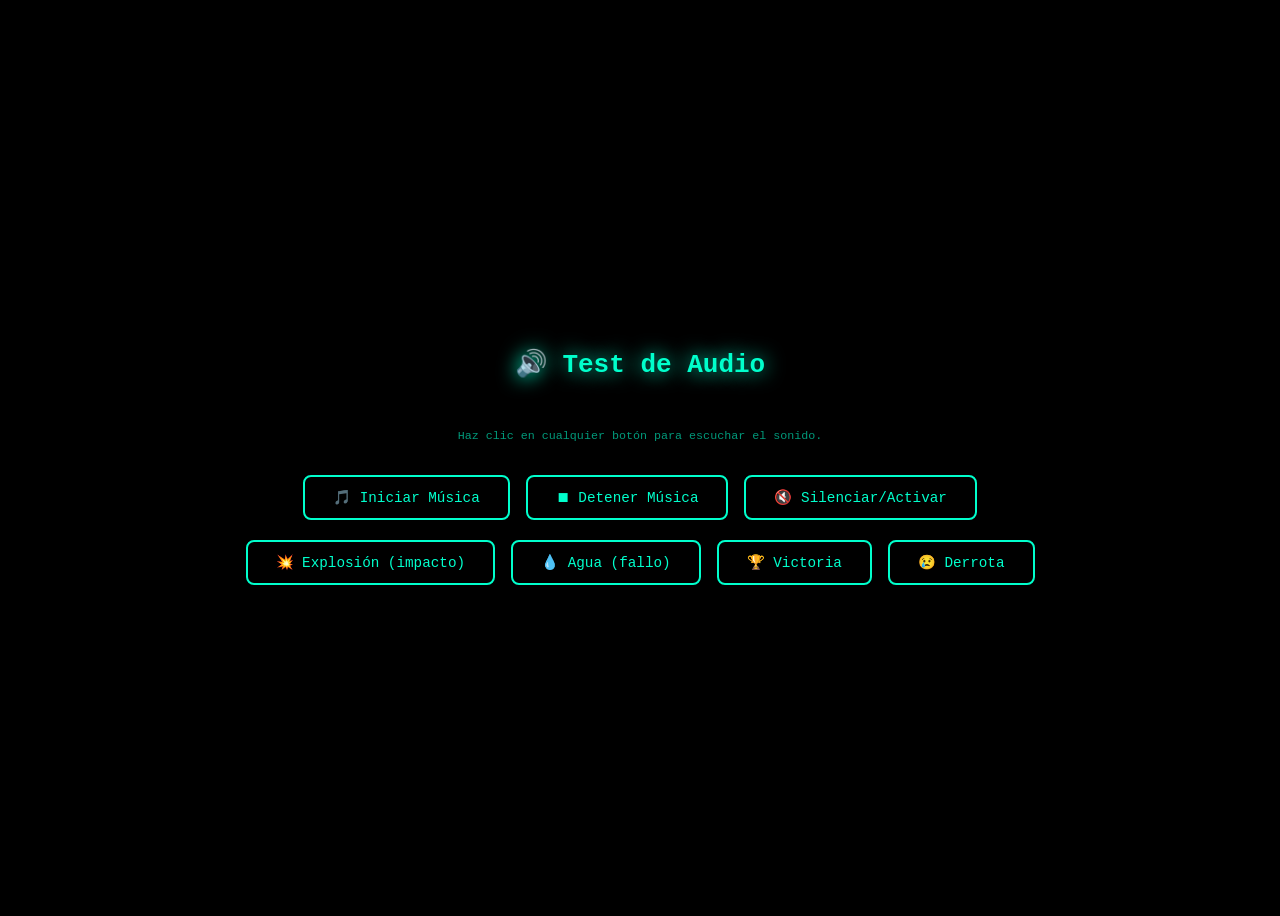
<file: game/frontend/test-audio.html>
<!DOCTYPE html>
<html lang="es">
<head>
    <meta charset="UTF-8">
    <title>Test Audio - Solar System War</title>
    <style>
        body { background: #000; color: #00ffcc; font-family: monospace; display: flex; flex-direction: column; align-items: center; justify-content: center; min-height: 100vh; gap: 20px; }
        h1 { text-shadow: 0 0 20px #00ffcc; }
        button { background: transparent; border: 2px solid #00ffcc; color: #00ffcc; padding: 12px 28px; font-size: 1.1em; font-family: monospace; border-radius: 8px; cursor: pointer; transition: all 0.2s; }
        button:hover { background: rgba(0,255,204,0.15); box-shadow: 0 0 15px #00ffcc; }
        .row { display: flex; gap: 16px; flex-wrap: wrap; justify-content: center; }
        p { opacity: 0.6; font-size: 0.9em; }
    </style>
</head>
<body>
    <h1>🔊 Test de Audio</h1>
    <p>Haz clic en cualquier botón para escuchar el sonido.</p>
    <div class="row">
        <button onclick="SoundEngine.startMusic()">🎵 Iniciar Música</button>
        <button onclick="SoundEngine.stopMusic()">⏹ Detener Música</button>
        <button onclick="SoundEngine.toggleMute()">🔇 Silenciar/Activar</button>
    </div>
    <div class="row">
        <button onclick="SoundEngine.playExplosion()">💥 Explosión (impacto)</button>
        <button onclick="SoundEngine.playMiss()">💧 Agua (fallo)</button>
        <button onclick="SoundEngine.playVictory()">🏆 Victoria</button>
        <button onclick="SoundEngine.playDefeat()">😢 Derrota</button>
    </div>
    <script src="audio.js"></script>
</body>
</html>
</file>
<file: game/frontend/style.css>
body {
    background-color: #050505;
    color: #00ffcc;
    font-family: 'Courier New', monospace;
    text-align: center;
    padding: 20px;
}

h1 {
    text-shadow: 0 0 10px #00ffcc;
    margin-bottom: 10px;
}

#status-panel {
    font-size: 1.2em;
    margin-bottom: 20px;
    color: #fff;
}

.game-container {
    display: flex;
    justify-content: center;
    gap: 40px;
    margin-bottom: 20px;
    flex-wrap: wrap;
}

.board-section {
    background: #111;
    padding: 10px;
    border: 1px solid #333;
    border-radius: 10px;
}

canvas {
    display: block;
    border: 2px solid #00ffcc;
    background-color: #000;
    box-shadow: 0 0 10px #00ffcc;
    cursor: crosshair;
}

.planets-list {
    background: #111;
    padding: 15px;
    border: 1px solid #333;
    border-radius: 10px;
    margin: 20px auto;
    max-width: 600px;
    order: -1;
    width: 100%;
}

#planets-info {
    display: grid;
    grid-template-columns: repeat(auto-fit, minmax(250px, 1fr));
    gap: 15px;
    margin: 15px 0;
}

.planet-item {
    padding: 15px;
    border-radius: 8px;
    border: 2px solid #00ffcc;
    display: flex;
    flex-direction: column;
    gap: 8px;
    opacity: 0.95;
    box-shadow: 0 0 10px rgba(0, 255, 204, 0.3);
}

.planet-item-name {
    font-weight: bold;
    margin-right: 10px;
    color: #000;
    text-shadow: 1px 1px 2px rgba(255, 255, 255, 0.5);
}

.planet-item-size {
    font-size: 0.9em;
    color: #000;
    text-shadow: 1px 1px 1px rgba(255, 255, 255, 0.3);
}

button {
    background-color: #00ffcc;
    color: #000;
    border: none;
    padding: 10px 20px;
    font-size: 1em;
    border-radius: 5px;
    cursor: pointer;
    font-weight: bold;
    margin-top: 10px;
    transition: all 0.3s;
}

button:hover {
    background-color: #00ff99;
    box-shadow: 0 0 10px #00ffcc;
}

h2 {
    margin-top: 0;
    margin-bottom: 10px;
}

h3 {
    margin-top: 0;
    color: #00ffcc;
    text-shadow: 0 0 10px #00ffcc;
}

/* ─── Touch friendliness global ─── */
button {
    touch-action: manipulation;
    -webkit-tap-highlight-color: transparent;
}
canvas {
    -webkit-tap-highlight-color: transparent;
    user-select: none;
}

/* ─── Responsive global (pantallas pequeñas) ─── */
@media (max-width: 768px) {
    body { padding: 10px; }
    h1   { font-size: 1.4em; }
    h2   { font-size: 1.1em; }
    h3   { font-size: 1em; }
    button { padding: 8px 12px; font-size: 0.9em; min-height: 40px; }
    .game-container { flex-direction: column; gap: 12px; }
    canvas { max-width: 100% !important; height: auto !important; }
    .board-section { min-width: 0 !important; max-width: 100% !important; width: 100%; }
    .planets-list { max-width: 100%; }
    #planets-info { grid-template-columns: repeat(2, 1fr); }
}
</file>
